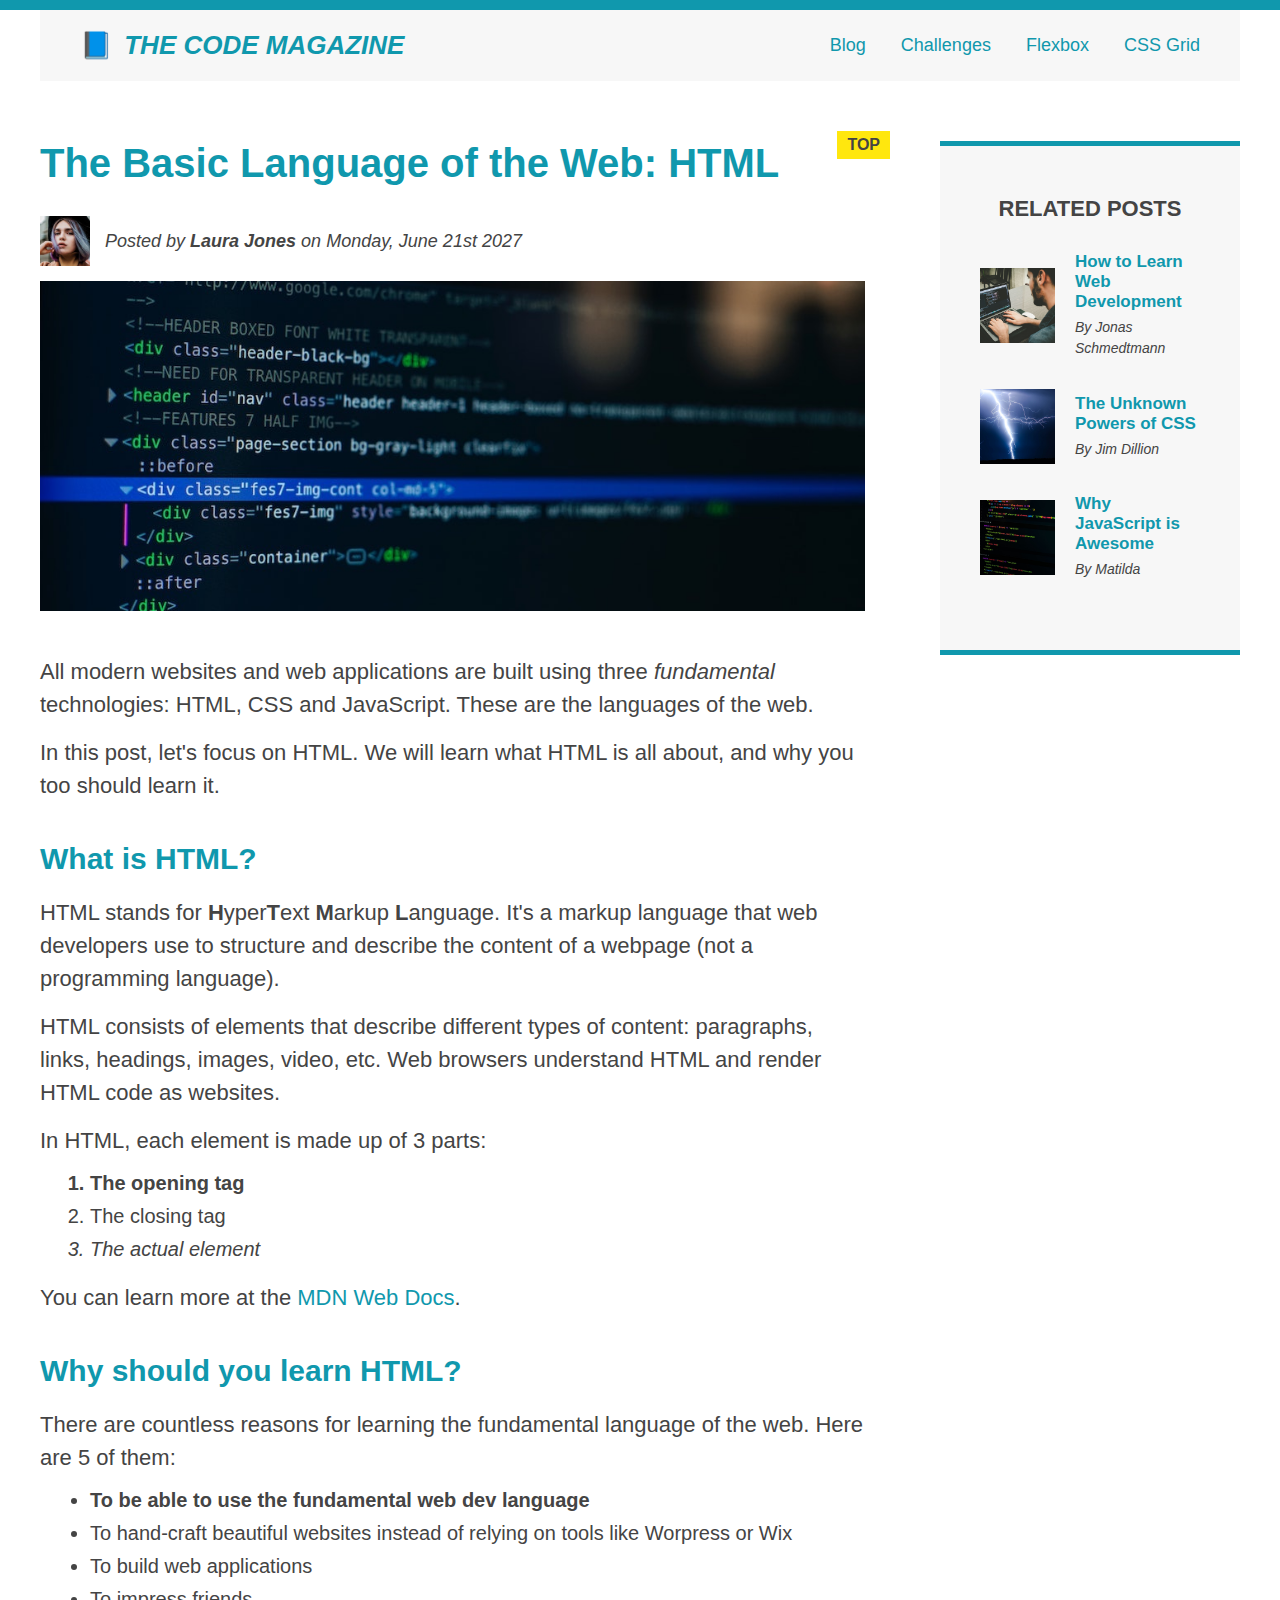
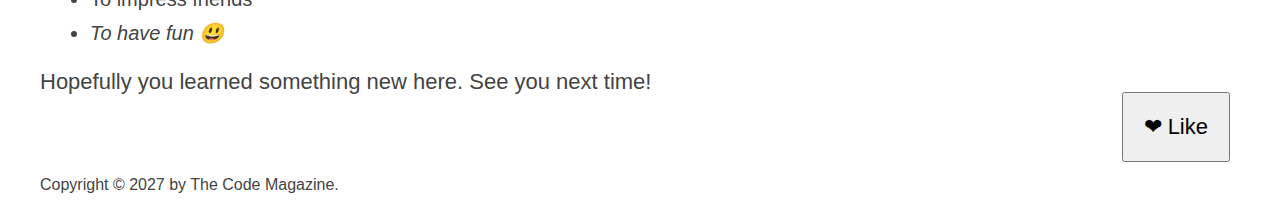
<file: 1-HTML-CSS-Project-Fundamentals/index.html>
<!DOCTYPE html>
<html lang="en">
  <head>
    <meta charset="UTF-8" />
    <link href="style.css" rel="stylesheet" />
    <title>The Basic Language of the Web: HTML</title>
  </head>
  <body>
    <!--  
    <h1>The Basic Language of the Web: HTML</h1>
    <h2>The Basic Language of the Web: HTML</h2>
    <h3>The Basic Language of the Web: HTML</h3>
    <h4>The Basic Language of the Web: HTML</h4>
    <h5>The Basic Language of the Web: HTML</h5>
    <h6>The Basic Language of the Web: HTML</h6> 
    -->

    <div class="container">
      <header class="main-header clearfix">
        <h1>📘 The Code Magazine</h1>
        <nav>
          <!-- <strong>This is navigation page</strong> -->
          <a href="blog.html">Blog</a>
          <a href="#">Challenges</a>
          <a href="flexbox.html">Flexbox</a>
          <a href="css-grid.html">CSS Grid</a>
        </nav>
        <!-- <div class="clear"></div> -->
      </header>

      <!-- ONLY NECESSARY FOR FLEXBOX -->
      <!-- <div class="row"> -->
      <article>
        <header class="post-header">
          <h2>The Basic Language of the Web: HTML</h2>
          <div class="author-box">
            <img
              src="img/laura-jones.jpg"
              alt="Laura Jones picture"
              width="50"
              height="50"
              class="author-img"
            />

            <p id="author" class="author">
              Posted by <strong>Laura Jones</strong> on Monday, June 21st 2027
            </p>
          </div>

          <img
            src="img/post-img.jpg"
            alt="HTML code on a screen"
            width="500"
            height="200"
            class="post-img"
          />
          <button>❤ Like</button>
        </header>
        <p>
          All modern websites and web applications are built using three
          <em>fundamental</em>
          technologies: HTML, CSS and JavaScript. These are the languages of the
          web.
        </p>

        <p>
          In this post, let's focus on HTML. We will learn what HTML is all
          about, and why you too should learn it.
        </p>

        <h3>What is HTML?</h3>

        <p>
          HTML stands for <strong>H</strong>yper<strong>T</strong>ext
          <strong>M</strong>arkup <strong>L</strong>anguage. It's a markup
          language that web developers use to structure and describe the content
          of a webpage (not a programming language).
        </p>

        <p>
          HTML consists of elements that describe different types of content:
          paragraphs, links, headings, images, video, etc. Web browsers
          understand HTML and render HTML code as websites.
        </p>

        <p>In HTML, each element is made up of 3 parts:</p>

        <ol>
          <li class="first-li">The opening tag</li>
          <li>The closing tag</li>
          <li>The actual element</li>
        </ol>
        <p>
          You can learn more at the
          <a
            href="https://developer.mozilla.org/en-US/docs/Web/HTML"
            target="_blank"
            >MDN Web Docs</a
          >.
        </p>

        <h3>Why should you learn HTML?</h3>

        <p>
          There are countless reasons for learning the fundamental language of
          the web. Here are 5 of them:
        </p>

        <ul>
          <li class="first-li">
            To be able to use the fundamental web dev language
          </li>
          <li>
            To hand-craft beautiful websites instead of relying on tools like
            Worpress or Wix
          </li>
          <li>To build web applications</li>
          <li>To impress friends</li>
          <li>To have fun 😃</li>
        </ul>
        <p>Hopefully you learned something new here. See you next time!</p>
      </article>

      <aside>
        <h4>Related posts</h4>
        <ul class="related">
          <li class="related-post">
            <img
              src="img/related-1.jpg"
              alt="How to learn web development image"
              width="75"
              height="75"
            />
            <div>
              <a href="#" class="related-link">How to Learn Web Development</a>
              <p class="related-author">By Jonas Schmedtmann</p>
            </div>
          </li>
          <li class="related-post">
            <img
              src="img/related-2.jpg"
              alt="Related two picture"
              width="75"
              height="75"
            />
            <div>
              <a href="#" class="related-link">The Unknown Powers of CSS</a>
              <p class="related-author">By Jim Dillion</p>
            </div>
          </li>
          <li class="related-post">
            <img
              src="img/related-3.jpg"
              alt="Why JavaScript is Awesome picture"
              width="75"
              height="75"
            />
            <div>
              <a href="#" class="related-link">Why JavaScript is Awesome</a>
              <p class="related-author">By Matilda</p>
            </div>
          </li>
        </ul>
      </aside>
      <!-- </div> -->

      <footer>
        <p id="copyright" class="copyright text">
          Copyright &copy; 2027 by The Code Magazine.
        </p>
      </footer>
    </div>
  </body>
</html>
</file>
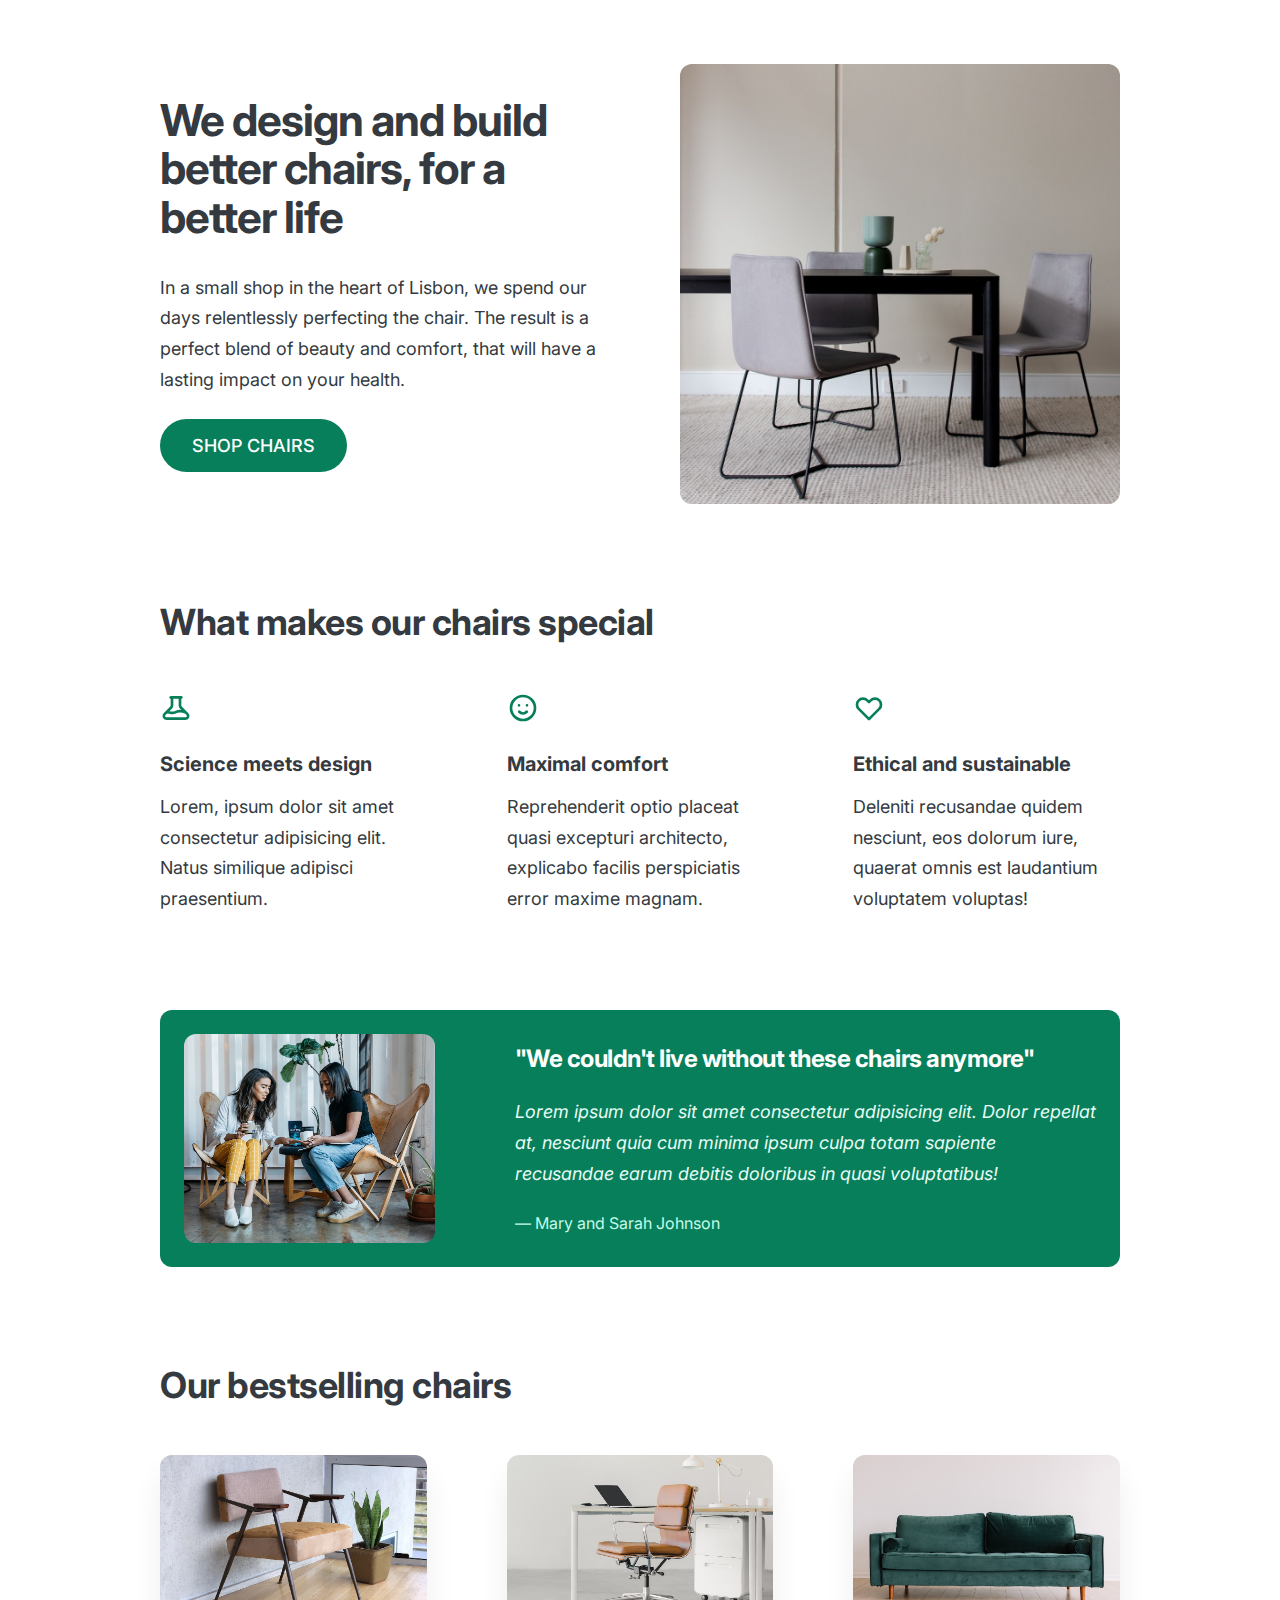
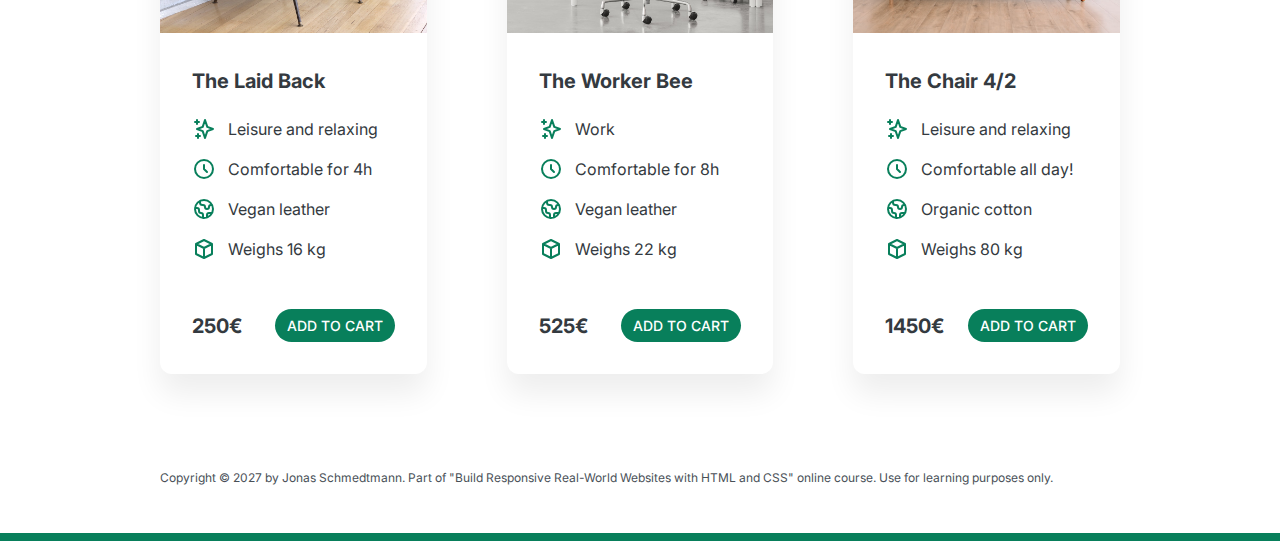
<file: 2-Design/index.html>
<!DOCTYPE html>
<html lang="en">
  <head>
    <meta charset="UTF-8" />
    <meta http-equiv="X-UA-Compatible" content="IE=edge" />
    <meta name="viewport" content="width=device-width, initial-scale=1.0" />
    <link rel="preconnect" href="https://fonts.googleapis.com" />
    <link rel="preconnect" href="https://fonts.gstatic.com" crossorigin />
    <link
      href="https://fonts.googleapis.com/css2?family=Inter:wght@400;500;700&display=swap"
      rel="stylesheet"
    />

    <link rel="stylesheet" href="style.css" />
    <title>Lisbon Chair Shop</title>
  </head>
  <body>
    <div class="container">
      <header>
        <div class="header-text-box">
          <h1>We design and build better chairs, for a better life</h1>
          <p class="header-text">
            In a small shop in the heart of Lisbon, we spend our days
            relentlessly perfecting the chair. The result is a perfect blend of
            beauty and comfort, that will have a lasting impact on your health.
          </p>
          <a class="btn btn--big" href="#">Shop chairs</a>
        </div>
        <img src="hero.jpg" alt="Photo" />
      </header>

      <section>
        <h2>What makes our chairs special</h2>
        <div class="grid-3-cols">
          <div>
            <svg
              xmlns="http://www.w3.org/2000/svg"
              class="features-icon"
              fill="none"
              viewBox="0 0 24 24"
              stroke="currentColor"
            >
              <path
                stroke-linecap="round"
                stroke-linejoin="round"
                stroke-width="2"
                d="M19.428 15.428a2 2 0 00-1.022-.547l-2.387-.477a6 6 0 00-3.86.517l-.318.158a6 6 0 01-3.86.517L6.05 15.21a2 2 0 00-1.806.547M8 4h8l-1 1v5.172a2 2 0 00.586 1.414l5 5c1.26 1.26.367 3.414-1.415 3.414H4.828c-1.782 0-2.674-2.154-1.414-3.414l5-5A2 2 0 009 10.172V5L8 4z"
              />
            </svg>
            <p class="features-title"><strong>Science meets design</strong></p>
            <p class="features-text">
              Lorem, ipsum dolor sit amet consectetur adipisicing elit. Natus
              similique adipisci praesentium.
            </p>
          </div>

          <div>
            <svg
              xmlns="http://www.w3.org/2000/svg"
              class="features-icon"
              fill="none"
              viewBox="0 0 24 24"
              stroke="currentColor"
            >
              <path
                stroke-linecap="round"
                stroke-linejoin="round"
                stroke-width="2"
                d="M14.828 14.828a4 4 0 01-5.656 0M9 10h.01M15 10h.01M21 12a9 9 0 11-18 0 9 9 0 0118 0z"
              />
            </svg>
            <p class="features-title">
              <strong>Maximal comfort</strong>
            </p>
            <p class="features-text">
              Reprehenderit optio placeat quasi excepturi architecto, explicabo
              facilis perspiciatis error maxime magnam.
            </p>
          </div>

          <div>
            <svg
              xmlns="http://www.w3.org/2000/svg"
              class="features-icon"
              fill="none"
              viewBox="0 0 24 24"
              stroke="currentColor"
            >
              <path
                stroke-linecap="round"
                stroke-linejoin="round"
                stroke-width="2"
                d="M4.318 6.318a4.5 4.5 0 000 6.364L12 20.364l7.682-7.682a4.5 4.5 0 00-6.364-6.364L12 7.636l-1.318-1.318a4.5 4.5 0 00-6.364 0z"
              />
            </svg>
            <p class="features-title">
              <strong>Ethical and sustainable</strong>
            </p>
            <p class="features-text">
              Deleniti recusandae quidem nesciunt, eos dolorum iure, quaerat
              omnis est laudantium voluptatem voluptas!
            </p>
          </div>
        </div>
      </section>

      <section class="testimonial-section">
        <div class="grid-3-cols">
          <img src="customers.jpg" alt="People sitting on chairs" />
          <div class="testimonial-box">
            <h2>"We couldn't live without these chairs anymore"</h2>
            <blockquote class="testimonial-text">
              Lorem ipsum dolor sit amet consectetur adipisicing elit. Dolor
              repellat at, nesciunt quia cum minima ipsum culpa totam sapiente
              recusandae earum debitis doloribus in quasi voluptatibus!
            </blockquote>
            <p class="testimonial-author">&mdash; Mary and Sarah Johnson</p>
          </div>
        </div>
      </section>

      <section>
        <h2>Our bestselling chairs</h2>
        <div class="grid-3-cols">
          <figure class="chair">
            <img src="chair-1.jpg" alt="Chair" />
            <div class="chair-box">
              <h3>The Laid Back</h3>
              <ul class="chair-details">
                <li>
                  <svg
                    xmlns="http://www.w3.org/2000/svg"
                    class="chair-icon"
                    fill="none"
                    viewBox="0 0 24 24"
                    stroke="currentColor"
                  >
                    <path
                      stroke-linecap="round"
                      stroke-linejoin="round"
                      stroke-width="2"
                      d="M5 3v4M3 5h4M6 17v4m-2-2h4m5-16l2.286 6.857L21 12l-5.714 2.143L13 21l-2.286-6.857L5 12l5.714-2.143L13 3z"
                    />
                  </svg>
                  <!-- Span is a generic INLINE text element, it doesn't have any meaning. It's like a div element, but inline -->
                  <span>Leisure and relaxing</span>
                </li>
                <li>
                  <svg
                    xmlns="http://www.w3.org/2000/svg"
                    class="chair-icon"
                    fill="none"
                    viewBox="0 0 24 24"
                    stroke="currentColor"
                  >
                    <path
                      stroke-linecap="round"
                      stroke-linejoin="round"
                      stroke-width="2"
                      d="M12 8v4l3 3m6-3a9 9 0 11-18 0 9 9 0 0118 0z"
                    />
                  </svg>
                  <span>Comfortable for 4h</span>
                </li>
                <li>
                  <svg
                    xmlns="http://www.w3.org/2000/svg"
                    class="chair-icon"
                    fill="none"
                    viewBox="0 0 24 24"
                    stroke="currentColor"
                  >
                    <path
                      stroke-linecap="round"
                      stroke-linejoin="round"
                      stroke-width="2"
                      d="M3.055 11H5a2 2 0 012 2v1a2 2 0 002 2 2 2 0 012 2v2.945M8 3.935V5.5A2.5 2.5 0 0010.5 8h.5a2 2 0 012 2 2 2 0 104 0 2 2 0 012-2h1.064M15 20.488V18a2 2 0 012-2h3.064M21 12a9 9 0 11-18 0 9 9 0 0118 0z"
                    />
                  </svg>
                  <span>Vegan leather</span>
                </li>

                <li>
                  <svg
                    xmlns="http://www.w3.org/2000/svg"
                    class="chair-icon"
                    fill="none"
                    viewBox="0 0 24 24"
                    stroke="currentColor"
                  >
                    <path
                      stroke-linecap="round"
                      stroke-linejoin="round"
                      stroke-width="2"
                      d="M20 7l-8-4-8 4m16 0l-8 4m8-4v10l-8 4m0-10L4 7m8 4v10M4 7v10l8 4"
                    />
                  </svg>
                  <span>Weighs 16 kg</span>
                </li>
              </ul>
              <div class="chair-price">
                <strong>250€</strong>
                <a href="#" class="btn btn--small">Add to cart</a>
              </div>
            </div>
          </figure>

          <figure class="chair">
            <img src="chair-2.jpg" alt="Chair" />
            <div class="chair-box">
              <h3>The Worker Bee</h3>
              <ul class="chair-details">
                <li>
                  <svg
                    xmlns="http://www.w3.org/2000/svg"
                    class="chair-icon"
                    fill="none"
                    viewBox="0 0 24 24"
                    stroke="currentColor"
                  >
                    <path
                      stroke-linecap="round"
                      stroke-linejoin="round"
                      stroke-width="2"
                      d="M5 3v4M3 5h4M6 17v4m-2-2h4m5-16l2.286 6.857L21 12l-5.714 2.143L13 21l-2.286-6.857L5 12l5.714-2.143L13 3z"
                    />
                  </svg>
                  <span>Work</span>
                </li>
                <li>
                  <svg
                    xmlns="http://www.w3.org/2000/svg"
                    class="chair-icon"
                    fill="none"
                    viewBox="0 0 24 24"
                    stroke="currentColor"
                  >
                    <path
                      stroke-linecap="round"
                      stroke-linejoin="round"
                      stroke-width="2"
                      d="M12 8v4l3 3m6-3a9 9 0 11-18 0 9 9 0 0118 0z"
                    />
                  </svg>
                  <span>Comfortable for 8h</span>
                </li>
                <li>
                  <svg
                    xmlns="http://www.w3.org/2000/svg"
                    class="chair-icon"
                    fill="none"
                    viewBox="0 0 24 24"
                    stroke="currentColor"
                  >
                    <path
                      stroke-linecap="round"
                      stroke-linejoin="round"
                      stroke-width="2"
                      d="M3.055 11H5a2 2 0 012 2v1a2 2 0 002 2 2 2 0 012 2v2.945M8 3.935V5.5A2.5 2.5 0 0010.5 8h.5a2 2 0 012 2 2 2 0 104 0 2 2 0 012-2h1.064M15 20.488V18a2 2 0 012-2h3.064M21 12a9 9 0 11-18 0 9 9 0 0118 0z"
                    />
                  </svg>
                  <span>Vegan leather</span>
                </li>
                <li>
                  <svg
                    xmlns="http://www.w3.org/2000/svg"
                    class="chair-icon"
                    fill="none"
                    viewBox="0 0 24 24"
                    stroke="currentColor"
                  >
                    <path
                      stroke-linecap="round"
                      stroke-linejoin="round"
                      stroke-width="2"
                      d="M20 7l-8-4-8 4m16 0l-8 4m8-4v10l-8 4m0-10L4 7m8 4v10M4 7v10l8 4"
                    />
                  </svg>
                  <span>Weighs 22 kg</span>
                </li>
              </ul>
              <div class="chair-price">
                <strong>525€</strong>
                <a href="#" class="btn btn--small">Add to cart</a>
              </div>
            </div>
          </figure>

          <figure class="chair">
            <img src="chair-3.jpg" alt="Chair" />
            <div class="chair-box">
              <h3>The Chair 4/2</h3>
              <ul class="chair-details">
                <li>
                  <svg
                    xmlns="http://www.w3.org/2000/svg"
                    class="chair-icon"
                    fill="none"
                    viewBox="0 0 24 24"
                    stroke="currentColor"
                  >
                    <path
                      stroke-linecap="round"
                      stroke-linejoin="round"
                      stroke-width="2"
                      d="M5 3v4M3 5h4M6 17v4m-2-2h4m5-16l2.286 6.857L21 12l-5.714 2.143L13 21l-2.286-6.857L5 12l5.714-2.143L13 3z"
                    />
                  </svg>
                  <span>Leisure and relaxing</span>
                </li>
                <li>
                  <svg
                    xmlns="http://www.w3.org/2000/svg"
                    class="chair-icon"
                    fill="none"
                    viewBox="0 0 24 24"
                    stroke="currentColor"
                  >
                    <path
                      stroke-linecap="round"
                      stroke-linejoin="round"
                      stroke-width="2"
                      d="M12 8v4l3 3m6-3a9 9 0 11-18 0 9 9 0 0118 0z"
                    />
                  </svg>
                  <span>Comfortable all day!</span>
                </li>
                <li>
                  <svg
                    xmlns="http://www.w3.org/2000/svg"
                    class="chair-icon"
                    fill="none"
                    viewBox="0 0 24 24"
                    stroke="currentColor"
                  >
                    <path
                      stroke-linecap="round"
                      stroke-linejoin="round"
                      stroke-width="2"
                      d="M3.055 11H5a2 2 0 012 2v1a2 2 0 002 2 2 2 0 012 2v2.945M8 3.935V5.5A2.5 2.5 0 0010.5 8h.5a2 2 0 012 2 2 2 0 104 0 2 2 0 012-2h1.064M15 20.488V18a2 2 0 012-2h3.064M21 12a9 9 0 11-18 0 9 9 0 0118 0z"
                    />
                  </svg>
                  <span>Organic cotton</span>
                </li>
                <li>
                  <svg
                    xmlns="http://www.w3.org/2000/svg"
                    class="chair-icon"
                    fill="none"
                    viewBox="0 0 24 24"
                    stroke="currentColor"
                  >
                    <path
                      stroke-linecap="round"
                      stroke-linejoin="round"
                      stroke-width="2"
                      d="M20 7l-8-4-8 4m16 0l-8 4m8-4v10l-8 4m0-10L4 7m8 4v10M4 7v10l8 4"
                    />
                  </svg>
                  <span>Weighs 80 kg</span>
                </li>
              </ul>
              <div class="chair-price">
                <strong>1450€</strong>
                <a href="#" class="btn btn--small">Add to cart</a>
              </div>
            </div>
          </figure>
        </div>
      </section>

      <footer>
        Copyright &copy; 2027 by Jonas Schmedtmann. Part of "Build Responsive
        Real-World Websites with HTML and CSS" online course. Use for learning
        purposes only.
      </footer>
    </div>
  </body>
</html>
</file>
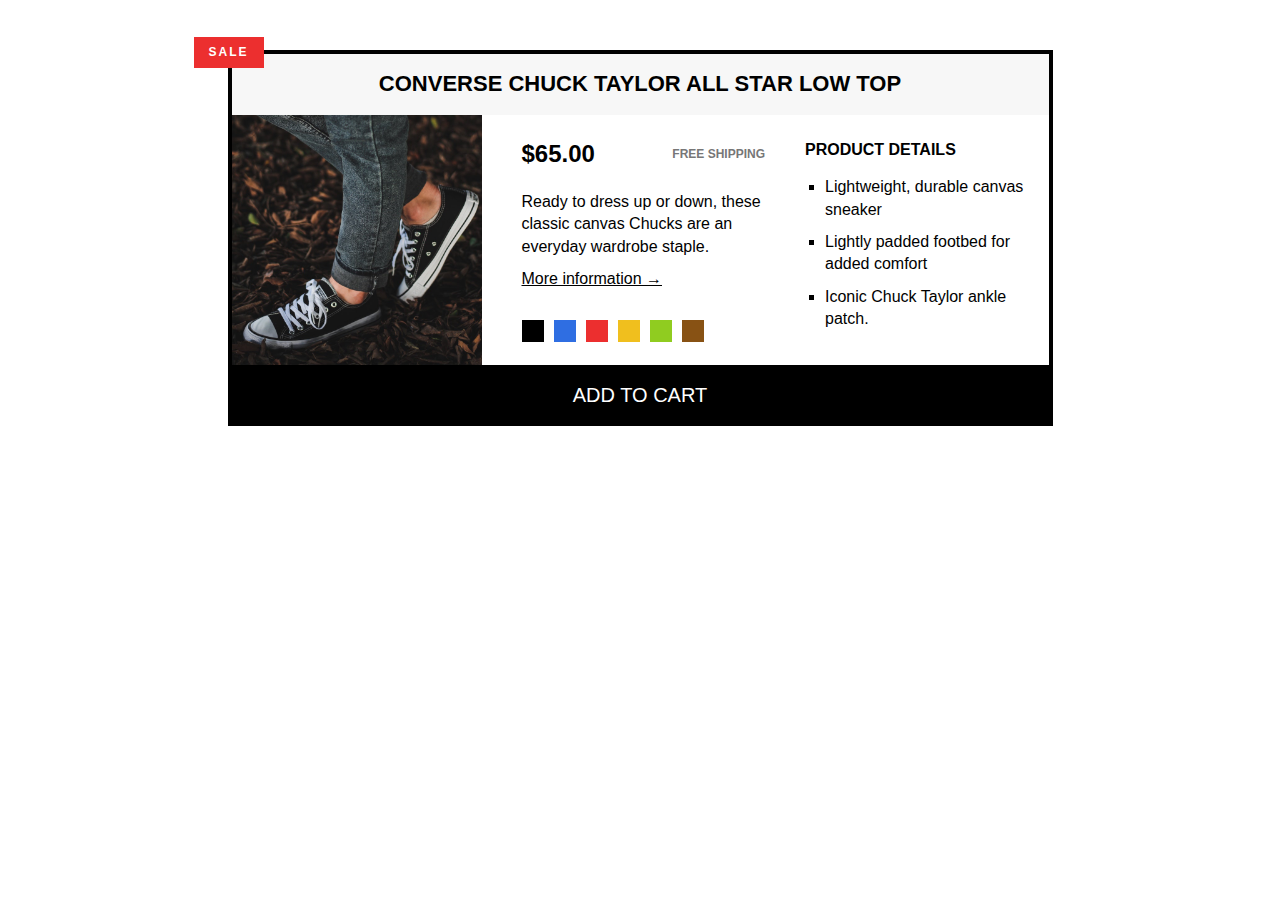
<file: 1-HTML-CSS-Project-Fundamentals/html-css-challenge/index.html>
<!DOCTYPE html>
<html lang="en">
  <head>
    <meta charset="UTF-8" />
    <meta http-equiv="X-UA-Compatible" content="IE=edge" />
    <meta name="viewport" content="width=device-width,  initial-scale=1.0" />
    <link rel="stylesheet" href="style/style.css" />
    <title>Document</title>
  </head>
  <body>
    <article class="product">
      <h2 class="product-title">Converse Chuck Taylor All Star Low Top</h2>
      <!-- <div class="container"> -->
      <img
        src="img/challenges.jpg"
        alt="Chuck Taylor All Star Shoe"
        height="250"
        width="250"
        class="product-img"
      />
      <div class="product-info">
        <div class="product-price">
          <p class="price"><strong>$65.00</strong></p>
          <p class="shipping">Free shipping</p>
        </div>
        <p class="sale">Sale</p>

        <p class="product-description">
          Ready to dress up or down, these classic canvas Chucks are an everyday
          wardrobe staple.
        </p>
        <a href="https://converse.com" target="_blank" class="more-info"
          >More information &rarr;</a
        >

        <div class="product-colors">
          <div class="color"></div>
          <div class="color color-blue"></div>
          <div class="color color-red"></div>
          <div class="color color-yellow"></div>
          <div class="color color-green"></div>
          <div class="color color-brown"></div>
        </div>
      </div>

      <div class="product-details">
        <h3 class="details-title">Product details</h3>
        <ul class="details-list">
          <li>Lightweight, durable canvas sneaker</li>
          <li>Lightly padded footbed for added comfort</li>
          <li>Iconic Chuck Taylor ankle patch.</li>
        </ul>
      </div>
      <!-- </div> -->
      <button class="add-cart">Add to cart</button>
    </article>
  </body>
</html>
</file>
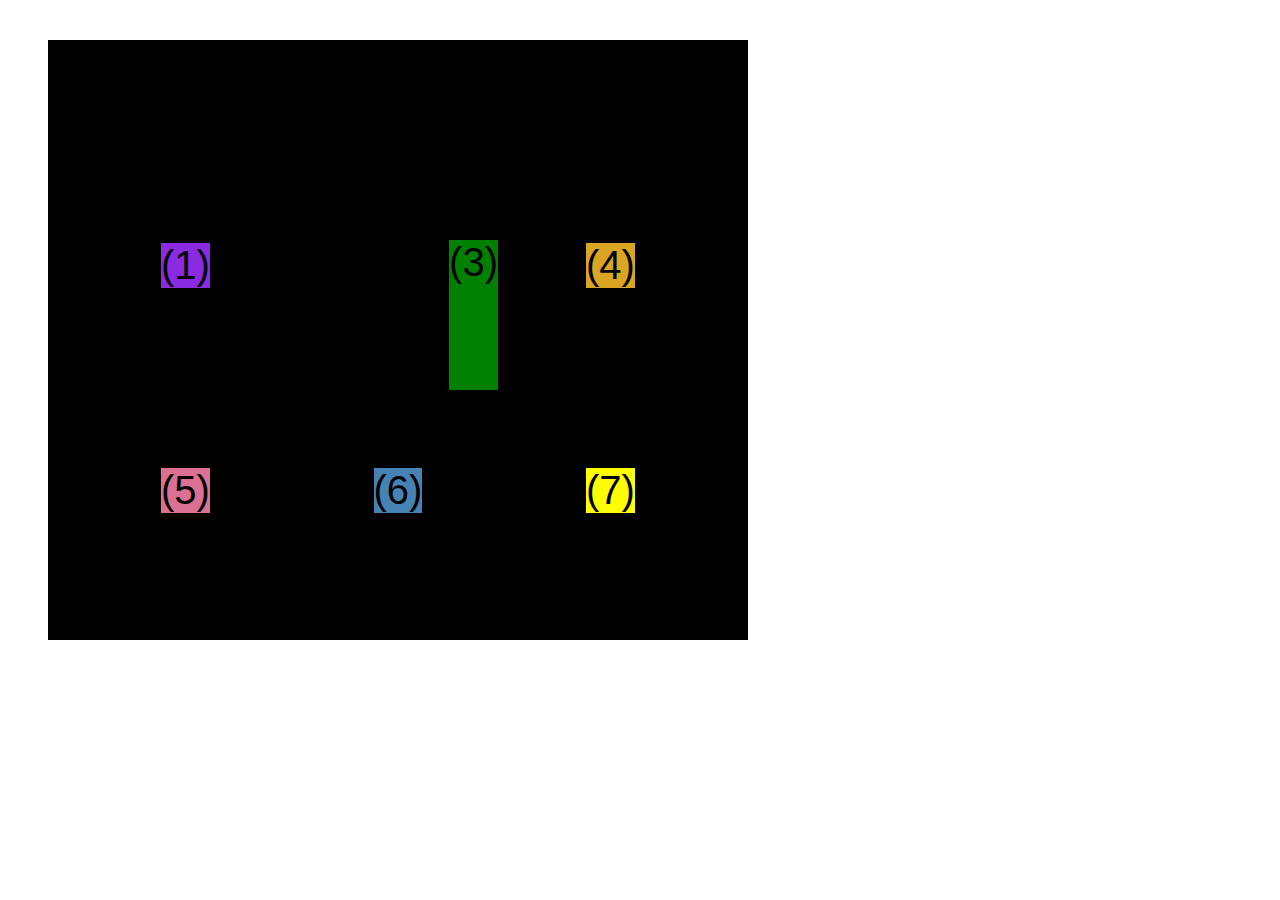
<file: 1-HTML-CSS-Project-Fundamentals/css-grid.html>
<!DOCTYPE html>
<html lang="en">
  <head>
    <meta charset="UTF-8" />
    <meta http-equiv="X-UA-Compatible" content="IE=edge" />
    <meta name="viewport" content="width=device-width, initial-scale=1.0" />
    <title>CSS Grid</title>
    <style>
      .el--1 {
        background-color: blueviolet;
      }
      .el--2 {
        background-color: orangered;
      }
      .el--3 {
        background-color: green;
        height: 150px;
      }
      .el--4 {
        background-color: goldenrod;
      }
      .el--5 {
        background-color: palevioletred;
      }
      .el--6 {
        background-color: steelblue;
      }
      .el--7 {
        background-color: yellow;
      }
      .el--8 {
        background-color: crimson;
      }

      .container--1 {
        /* STARTER */
        font-family: sans-serif;
        background-color: #ddd;
        font-size: 30px;
        margin: 40px;

        /* CSS GRID */
        display: grid;
        /* grid-template-columns: 200px 200px 1fr 1fr; */
        /* grid-template-rows: 300px 200px; */
        /* grid-template-columns: 1fr 1fr 1fr auto; */

        grid-template-columns: repeat(4, 1fr);
        grid-template-rows: 1fr 1fr;
        /* height: 500px; */

        /* grid-gap: 30px; */
        column-gap: 20px;
        row-gap: 40px;

        /* TEMPORARY */
        display: none;
      }

      .el--8 {
        grid-column: 2 / 3;
        grid-row: 1 / span 3;
        grid-row: 1 / 2;
      }

      .el--2 {
        /* grid-column: 1 / 4 */
        /* grid-column: 1 / span 4; */
        grid-column: 1 / -1;
        grid-row: 2;
      }

      .el--5 {
        /* grid-column: 1 / 2;
        grid-row: 3 / 5; */
      }

      .el--6 {
        /* grid-column: 2 / -1;
        grid-row: 3 / 5; */
      }

      .container--2 {
        /* STARTER */
        font-family: sans-serif;
        background-color: black;
        font-size: 40px;
        margin: 40px;

        width: 700px;
        height: 600px;

        /* CSS GRID */
        display: grid;
        grid-template-columns: 125px 200px 125px;
        grid-template-rows: 250px 100px;
        gap: 50px;

        /* Aligning tracks inside container: distribute empty space */
        justify-content: center;
        /* justify-content: space-between; */
        align-content: center;

        /* Aligning items INSIDE cells moving around items inside cells. */
        align-items: center;
        justify-items: center;
      }

      .el--3 {
        align-self: end;
        justify-self: end;
      }
    </style>
  </head>
  <body>
    <div class="container--1">
      <div class="el el--1">(1) HTML</div>
      <div class="el el--2">(2) and</div>
      <div class="el el--3">(3) CSS</div>
      <div class="el el--4">(4) are</div>
      <div class="el el--5">(5) amazing</div>
      <div class="el el--6">(6) languages</div>
      <!-- <div class="el el--7">(7) to</div> -->
      <div class="el el--8">(8) learn</div>
    </div>

    <div class="container--2">
      <div class="el el--1">(1)</div>
      <div class="el el--3">(3)</div>
      <div class="el el--4">(4)</div>
      <div class="el el--5">(5)</div>
      <div class="el el--6">(6)</div>
      <div class="el el--7">(7)</div>
    </div>
  </body>
</html>
</file>
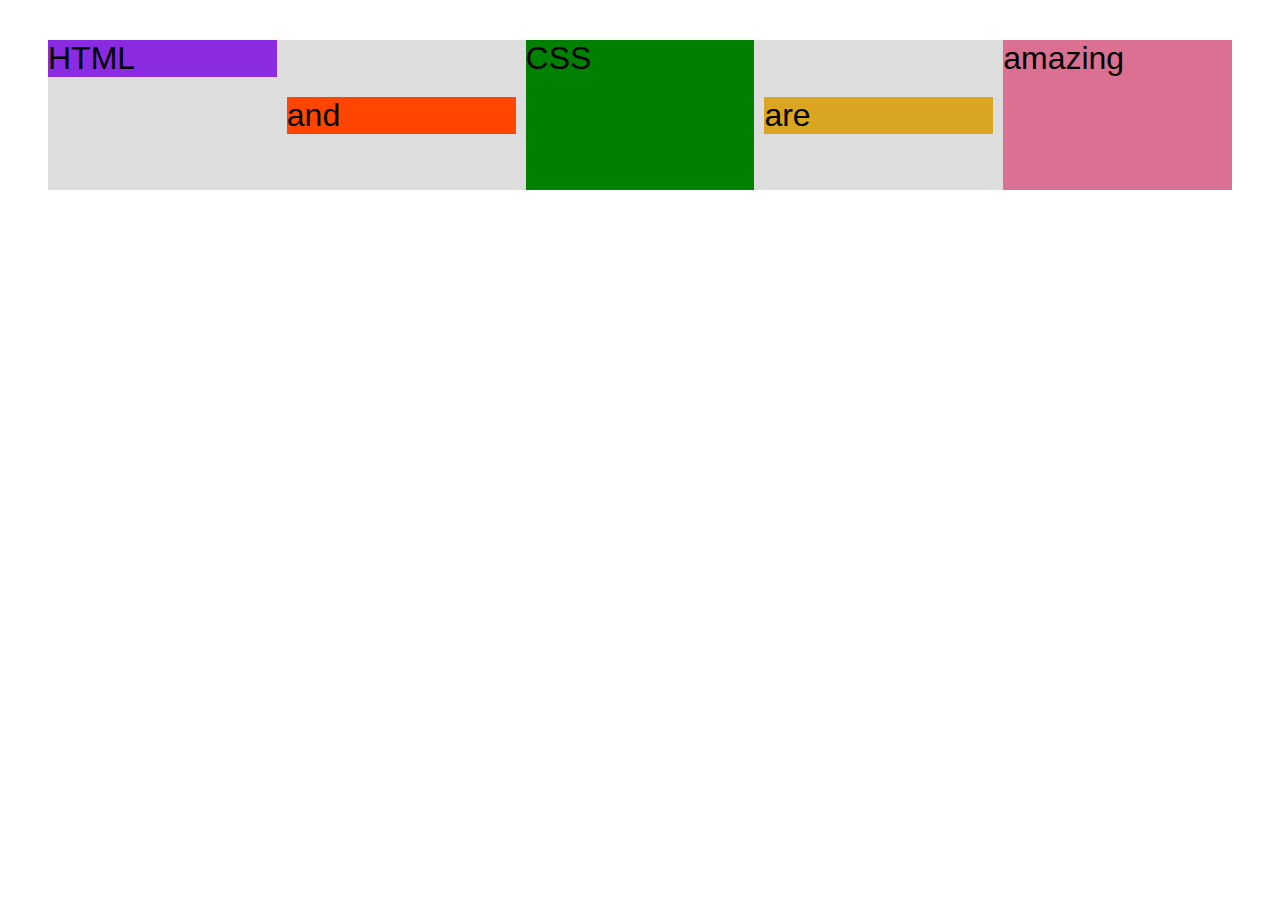
<file: 1-HTML-CSS-Project-Fundamentals/flexbox.html>
<!DOCTYPE html>
<html lang="en">
  <head>
    <meta charset="UTF-8" />
    <meta http-equiv="X-UA-Compatible" content="IE=edge" />
    <meta name="viewport" content="width=device-width, initial-scale=1.0" />
    <title>Flexbox</title>
    <style>
      .el--1 {
        background-color: blueviolet;
      }
      .el--2 {
        background-color: orangered;
      }
      .el--3 {
        background-color: green;
        height: 150px;
      }
      .el--4 {
        background-color: goldenrod;
      }
      .el--5 {
        background-color: palevioletred;
      }
      .el--6 {
        background-color: steelblue;
      }
      .el--7 {
        background-color: yellow;
      }
      .el--8 {
        background-color: crimson;
      }

      .container {
        /* STARTER */
        font-family: sans-serif;
        background-color: #ddd;
        font-size: 32px;
        margin: 40px;

        /* FLEXBOX */
        display: flex;
        align-items: center;
        justify-content: flex-start;
        gap: 10px;
      }

      .el {
        /*
        DEFAULTS:
        flex-grow: 0;
        flex-shrink: 1;
        flex-basis: auto;
        */

        /* flex-basis: 200px; */
        /* flex-shrink: 0; */
        /* flex: 0 0 200px; */

        /* flex-grow: 1; */
        flex: 1;
      }

      .el--1 {
        align-self: flex-start;
        /* order: 2; */
        /* flex-grow: 3; */
      }

      .el--5 {
        align-self: stretch;
        order: 1;
      }

      .el--6 {
        order: -1;
      }
    </style>
  </head>
  <body>
    <div class="container">
      <div class="el el--1">HTML</div>
      <div class="el el--2">and</div>
      <div class="el el--3">CSS</div>
      <div class="el el--4">are</div>
      <div class="el el--5">amazing</div>
      <!-- <div class="el el--6">languages</div> -->
      <!-- <div class="el el--7">to</div>
      <div class="el el--8">learn</div> -->
    </div>
  </body>
</html>
</file>
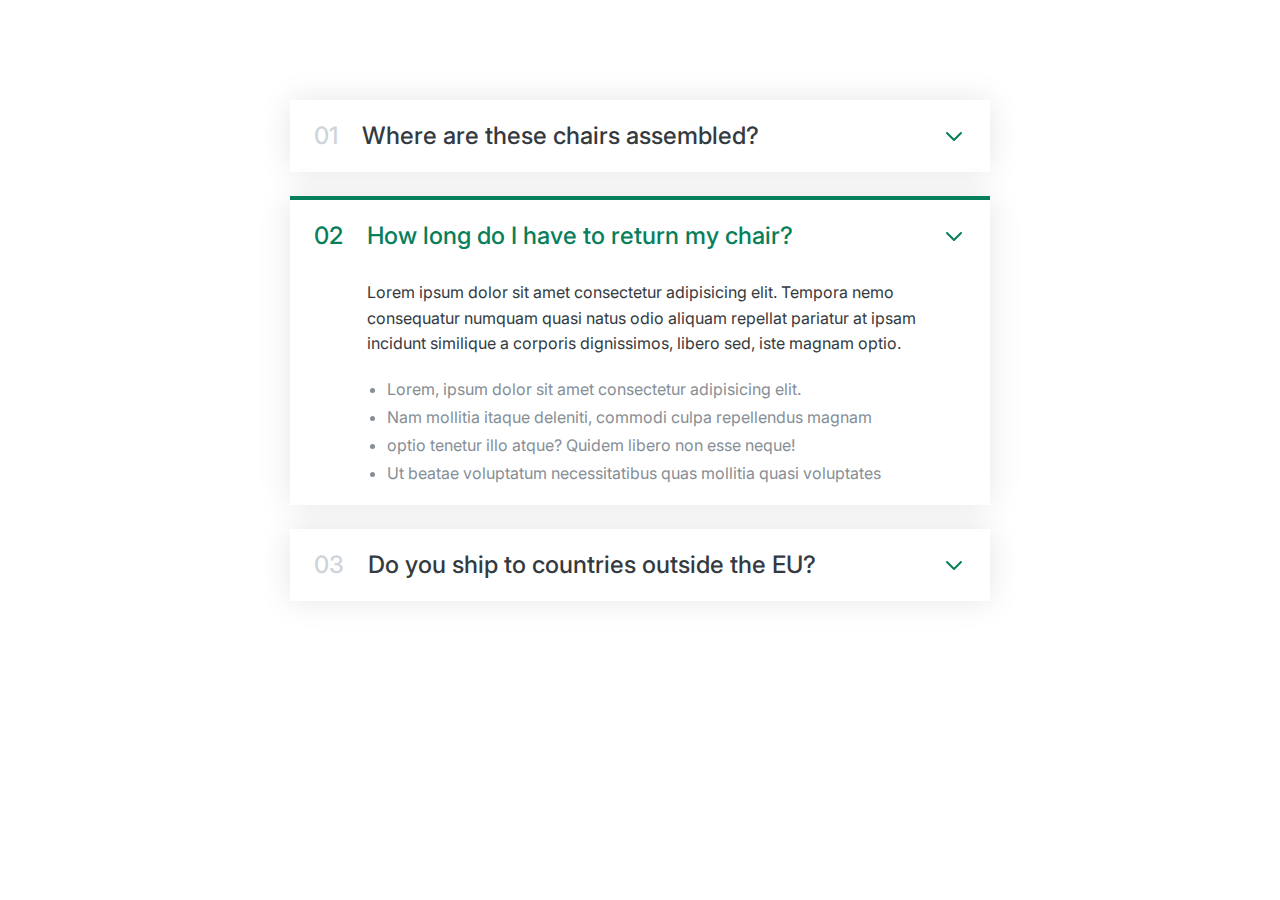
<file: 3-Components/01-accordion.html>
<!DOCTYPE html>
<html lang="en">
  <head>
    <meta charset="UTF-8" />
    <meta http-equiv="X-UA-Compatible" content="IE=edge" />
    <meta name="viewport" content="width=device-width, initial-scale=1.0" />
    <link
      href="https://fonts.googleapis.com/css2?family=Inter:wght@400;500;700&display=swap"
      rel="stylesheet"
    />

    <title>Document</title>
    <style>
      /*
      SPACING SYSTEM (px)
      2 / 4 / 8 / 12 / 16 / 24 / 32 / 48 / 64 / 80 / 96 / 128

      FONT SIZE SYSTEM (px)
      10 / 12 / 14 / 16 / 18 / 20 / 24 / 30 / 36 / 44 / 52 / 62 / 74 / 86 / 98
      */

      /*
      MAIN COLOR: #087f5b
      GREY COLOR: #343a40

      */
      * {
        margin: 0;
        padding: 0;
        box-sizing: border-box;
      }

      /* ------------------------ */
      /* GENERAL STYLES */
      /* ------------------------ */
      body {
        font-family: "Inter", sans-serif;
        color: #343a40;
        line-height: 1;
      }

      .accordion {
        width: 700px;
        margin: 100px auto;

        display: flex;
        flex-direction: column;
        gap: 24px;
      }

      .item {
        box-shadow: 0 0 32px rgba(0, 0, 0, 0.1);
        padding: 24px;

        display: grid;
        grid-template-columns: auto 1fr auto;
        column-gap: 24px;
        row-gap: 32px;
      }

      .number,
      .text {
        font-size: 24px;
        font-weight: 500;
        /* color: #087f5b; */
      }

      .number {
        color: #ced4da;
      }

      .icon {
        width: 24px;
        height: 24px;
        stroke: #087f5b;
      }

      .hidden-box {
        grid-column: 2;
        display: none;
      }

      .hidden-box p {
        line-height: 1.6;
        margin-bottom: 24px;
      }

      .hidden-box ul {
        color: #868e96;
        margin-left: 20px;

        display: flex;
        flex-direction: column;
        gap: 12px;
      }

      .open {
        border-top: 4px solid #087f5b;
      }

      .open .hidden-box {
        display: block;
      }

      .open .number,
      .open .text {
        color: #087f5b;
      }
    </style>
  </head>
  <body>
    <div class="accordion">
      <div class="item">
        <p class="number">01</p>
        <p class="text">Where are these chairs assembled?</p>
        <svg
          xmlns="http://www.w3.org/2000/svg"
          class="icon"
          fill="none"
          viewBox="0 0 24 24"
          stroke="currentColor"
        >
          <path
            stroke-linecap="round"
            stroke-linejoin="round"
            stroke-width="2"
            d="M19 9l-7 7-7-7"
          />
        </svg>
        <div class="hidden-box">
          <p>
            Lorem ipsum dolor sit amet consectetur adipisicing elit. Tempora
            nemo consequatur numquam quasi natus odio aliquam repellat pariatur
            at ipsam incidunt similique a corporis dignissimos, libero sed, iste
            magnam optio.
          </p>
          <ul>
            <li>Lorem, ipsum dolor sit amet consectetur adipisicing elit.</li>
            <li>
              Nam mollitia itaque deleniti, commodi culpa repellendus magnam
            </li>
            <li>optio tenetur illo atque? Quidem libero non esse neque!</li>
            <li>
              Ut beatae voluptatum necessitatibus quas mollitia quasi voluptates
            </li>
          </ul>
        </div>
      </div>
      <div class="item open">
        <p class="number">02</p>
        <p class="text">How long do I have to return my chair?</p>
        <svg
          xmlns="http://www.w3.org/2000/svg"
          class="icon"
          fill="none"
          viewBox="0 0 24 24"
          stroke="currentColor"
        >
          <path
            stroke-linecap="round"
            stroke-linejoin="round"
            stroke-width="2"
            d="M19 9l-7 7-7-7"
          />
        </svg>
        <div class="hidden-box">
          <p>
            Lorem ipsum dolor sit amet consectetur adipisicing elit. Tempora
            nemo consequatur numquam quasi natus odio aliquam repellat pariatur
            at ipsam incidunt similique a corporis dignissimos, libero sed, iste
            magnam optio.
          </p>
          <ul>
            <li>Lorem, ipsum dolor sit amet consectetur adipisicing elit.</li>
            <li>
              Nam mollitia itaque deleniti, commodi culpa repellendus magnam
            </li>
            <li>optio tenetur illo atque? Quidem libero non esse neque!</li>
            <li>
              Ut beatae voluptatum necessitatibus quas mollitia quasi voluptates
            </li>
          </ul>
        </div>
      </div>

      <div class="item">
        <p class="number">03</p>
        <p class="text">Do you ship to countries outside the EU?</p>
        <svg
          xmlns="http://www.w3.org/2000/svg"
          class="icon"
          fill="none"
          viewBox="0 0 24 24"
          stroke="currentColor"
        >
          <path
            stroke-linecap="round"
            stroke-linejoin="round"
            stroke-width="2"
            d="M19 9l-7 7-7-7"
          />
        </svg>
        <div class="hidden-box">
          <p>
            Lorem ipsum dolor sit amet consectetur adipisicing elit. Tempora
            nemo consequatur numquam quasi natus odio aliquam repellat pariatur
            at ipsam incidunt similique a corporis dignissimos, libero sed, iste
            magnam optio.
          </p>
          <ul>
            <li>Lorem, ipsum dolor sit amet consectetur adipisicing elit.</li>
            <li>
              Nam mollitia itaque deleniti, commodi culpa repellendus magnam
            </li>
            <li>optio tenetur illo atque? Quidem libero non esse neque!</li>
            <li>
              Ut beatae voluptatum necessitatibus quas mollitia quasi voluptates
            </li>
          </ul>
        </div>
      </div>
    </div>
  </body>
</html>
</file>
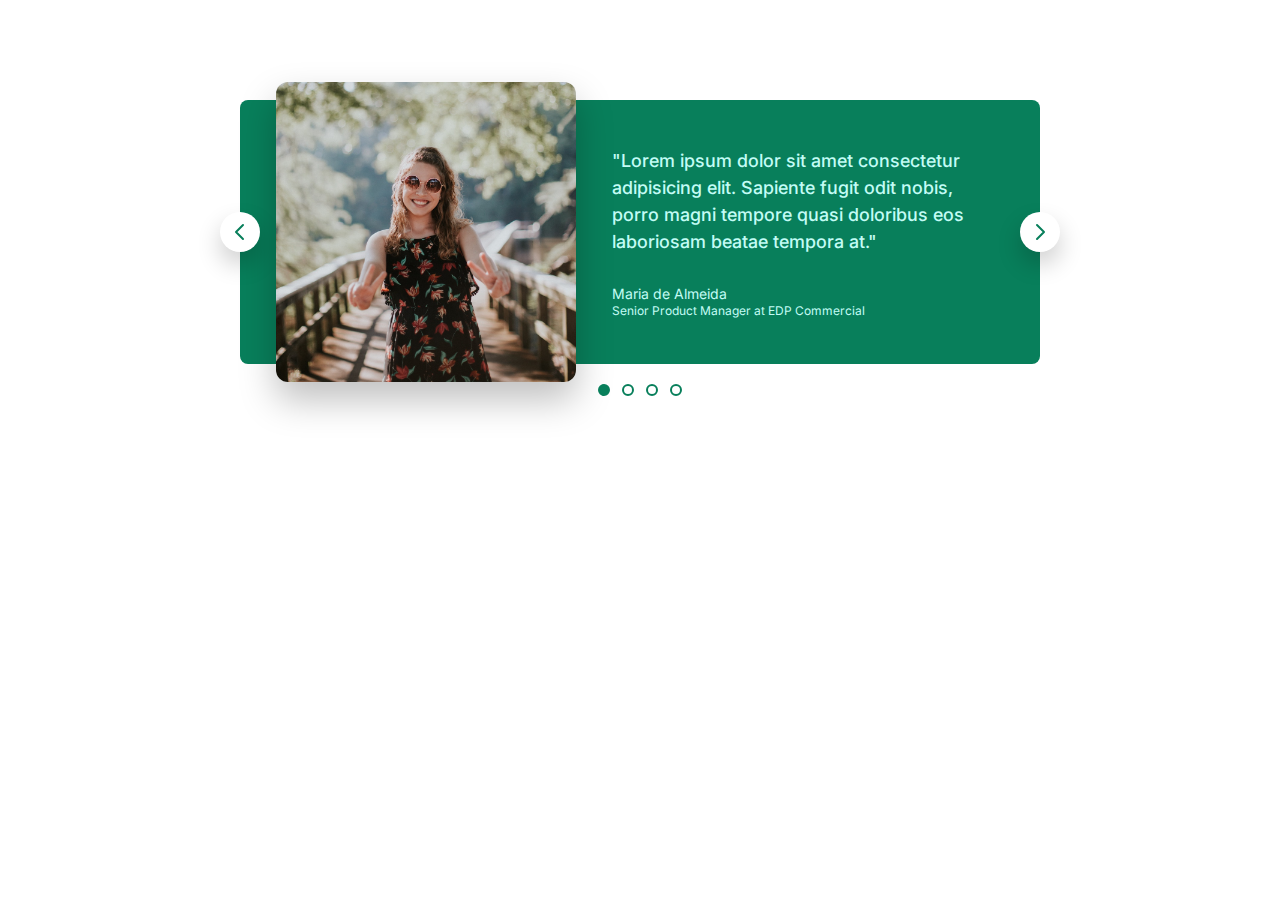
<file: 3-Components/02-carousel.html>
<!DOCTYPE html>
<html lang="en">
  <head>
    <meta charset="UTF-8" />
    <meta http-equiv="X-UA-Compatible" content="IE=edge" />
    <meta name="viewport" content="width=device-width, initial-scale=1.0" />
    <link
      href="https://fonts.googleapis.com/css2?family=Inter:wght@400;500;700&display=swap"
      rel="stylesheet"
    />

    <title>Document</title>
    <style>
      /*
      SPACING SYSTEM (px)
      2 / 4 / 8 / 12 / 16 / 24 / 32 / 48 / 64 / 80 / 96 / 128

      FONT SIZE SYSTEM (px)
      10 / 12 / 14 / 16 / 18 / 20 / 24 / 30 / 36 / 44 / 52 / 62 / 74 / 86 / 98
      */

      /*
      MAIN COLOR: #087f5b
      GREY COLOR: #343a40

      */
      * {
        margin: 0;
        padding: 0;
        box-sizing: border-box;
      }

      body {
        font-family: "Inter", sans-serif;
        color: #343a40;
        line-height: 1;
      }

      .carousel {
        width: 800px;
        margin: 100px auto;
        /* padding: 32px;
        padding-left: 86px;
        padding-right: 48px; */
        padding: 32px 48px 32px 86px;

        background-color: #087f5b;
        border-radius: 8px;
        position: relative;

        display: flex;
        align-items: center;
        gap: 86px;
      }

      img {
        height: 200px;
        border-radius: 8px;
        transform: scale(1.5);
        box-shadow: 0 12px 24px rgba(0, 0, 0, 0.25);
      }

      .testimonial-text {
        font-size: 18px;
        font-weight: 500;
        line-height: 1.5;
        margin-bottom: 32px;
        color: #c3fcf5;
      }

      .testimonial-author {
        font-size: 14px;
        margin-bottom: 4px;
        color: #c3fcf5;
      }

      .testimonial-job {
        font-size: 12px;
        color: #c3fcf5;
      }

      /* CONTROLS */
      .btn {
        background-color: #fff;
        border: none;
        height: 40px;
        width: 40px;
        border-radius: 50%;
        position: absolute;
        box-shadow: 0 12px 24px rgba(0, 0, 0, 0.2);
        cursor: pointer;

        display: flex;
        align-items: center;
        justify-content: center;
      }

      .btn--left {
        /* In relation to Parent Element */
        left: 0;
        top: 50%;

        /* In relation to Element Itself*/
        transform: translate(-50%, -50%);
      }

      .btn--right {
        right: 0;
        top: 50%;

        transform: translate(50%, -50%);
      }

      .btn-icon {
        stroke: #087f5b;
        height: 24px;
        width: 24px;
      }

      .dots {
        position: absolute;
        left: 50%;
        bottom: 0;
        transform: translate(-50%, 32px);

        display: flex;
        gap: 12px;
      }

      .dot {
        height: 12px;
        width: 12px;
        background-color: #fff;
        border: 2px solid #087f5b;
        border-radius: 50px;
        cursor: pointer;
      }

      .dot--fill {
        background-color: #087f5b;
      }
    </style>
  </head>
  <body>
    <div class="carousel">
      <img src="./maria.jpg" alt="Maria de Almeida" />
      <blockquote class="testimonial">
        <p class="testimonial-text">
          "Lorem ipsum dolor sit amet consectetur adipisicing elit. Sapiente
          fugit odit nobis, porro magni tempore quasi doloribus eos laboriosam
          beatae tempora at."
        </p>
        <p class="testimonial-author">Maria de Almeida</p>
        <p class="testimonial-job">Senior Product Manager at EDP Commercial</p>
      </blockquote>
      <button class="btn btn--left">
        <svg
          xmlns="http://www.w3.org/2000/svg"
          class="btn-icon"
          fill="none"
          viewBox="0 0 24 24"
          stroke="currentColor"
        >
          <path
            stroke-linecap="round"
            stroke-linejoin="round"
            stroke-width="2"
            d="M15 19l-7-7 7-7"
          />
        </svg>
      </button>
      <button class="btn btn--right">
        <svg
          xmlns="http://www.w3.org/2000/svg"
          class="btn-icon"
          fill="none"
          viewBox="0 0 24 24"
          stroke="currentColor"
        >
          <path
            stroke-linecap="round"
            stroke-linejoin="round"
            stroke-width="2"
            d="M9 5l7 7-7 7"
          />
        </svg>
      </button>
      <div class="dots">
        <button class="dot dot--fill">&nbsp;</button>
        <button class="dot">&nbsp;</button>
        <button class="dot">&nbsp;</button>
        <button class="dot">&nbsp;</button>
      </div>
    </div>
  </body>
</html>
</file>
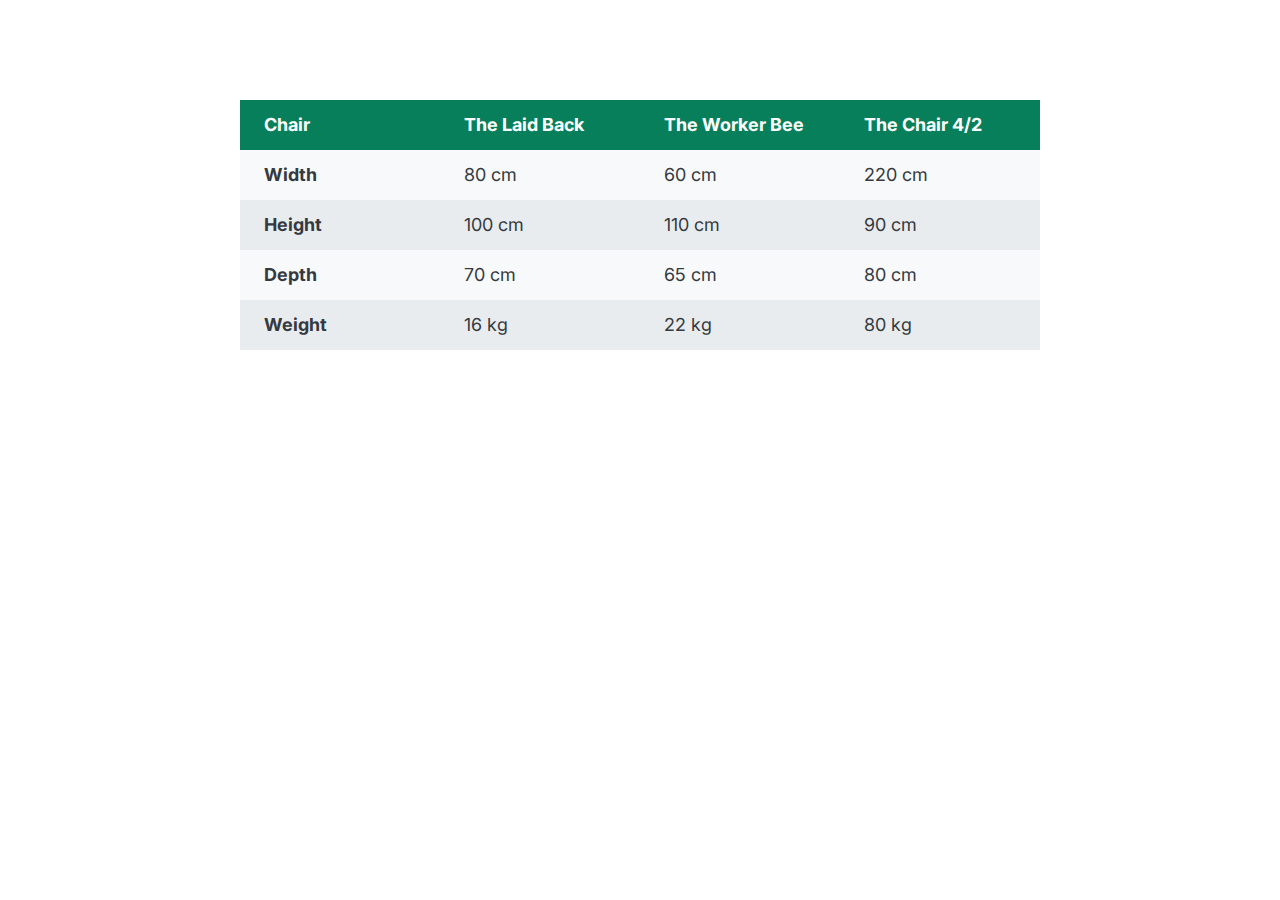
<file: 3-Components/03-table.html>
<!DOCTYPE html>
<html lang="en">
  <head>
    <meta charset="UTF-8" />
    <meta http-equiv="X-UA-Compatible" content="IE=edge" />
    <meta name="viewport" content="width=device-width, initial-scale=1.0" />
    <link
      href="https://fonts.googleapis.com/css2?family=Inter:wght@400;500;700&display=swap"
      rel="stylesheet"
    />

    <title>Document</title>
    <style>
      /*
      SPACING SYSTEM (px)
      2 / 4 / 8 / 12 / 16 / 24 / 32 / 48 / 64 / 80 / 96 / 128

      FONT SIZE SYSTEM (px)
      10 / 12 / 14 / 16 / 18 / 20 / 24 / 30 / 36 / 44 / 52 / 62 / 74 / 86 / 98
      */

      /*
      MAIN COLOR: #087f5b
      GREY COLOR: #343a40

      */
      * {
        margin: 0;
        padding: 0;
        box-sizing: border-box;
      }

      body {
        font-family: "Inter", sans-serif;
        color: #343a40;
        line-height: 1;

        display: flex;
        justify-content: center;
      }

      table {
        width: 800px;
        margin-top: 100px;
        font-size: 18px;
        /* border: 1px solid #343a40; */
        border-collapse: collapse;
      }

      th,
      td {
        /* border: 1px solid #343a40; */
        padding: 16px 24px;
        text-align: left;
      }

      thead tr {
        background-color: #087f5b;
        color: #fff;
      }

      thead th {
        width: 25%;
      }

      tbody tr:nth-child(odd) {
        background-color: #f8f9fa;
      }

      tbody tr:nth-child(even) {
        background-color: #e9ecef;
      }
    </style>
  </head>
  <body>
    <table>
      <thead>
        <tr>
          <th>Chair</th>
          <th>The Laid Back</th>
          <th>The Worker Bee</th>
          <th>The Chair 4/2</th>
        </tr>
      </thead>
      <tbody>
        <tr>
          <th>Width</th>
          <td>80 cm</td>
          <td>60 cm</td>
          <td>220 cm</td>
        </tr>
        <tr>
          <th>Height</th>
          <td>100 cm</td>
          <td>110 cm</td>
          <td>90 cm</td>
        </tr>
        <tr>
          <th>Depth</th>
          <td>70 cm</td>
          <td>65 cm</td>
          <td>80 cm</td>
        </tr>
        <tr>
          <th>Weight</th>
          <td>16 kg</td>
          <td>22 kg</td>
          <td>80 kg</td>
        </tr>
      </tbody>
    </table>
  </body>
</html>
</file>
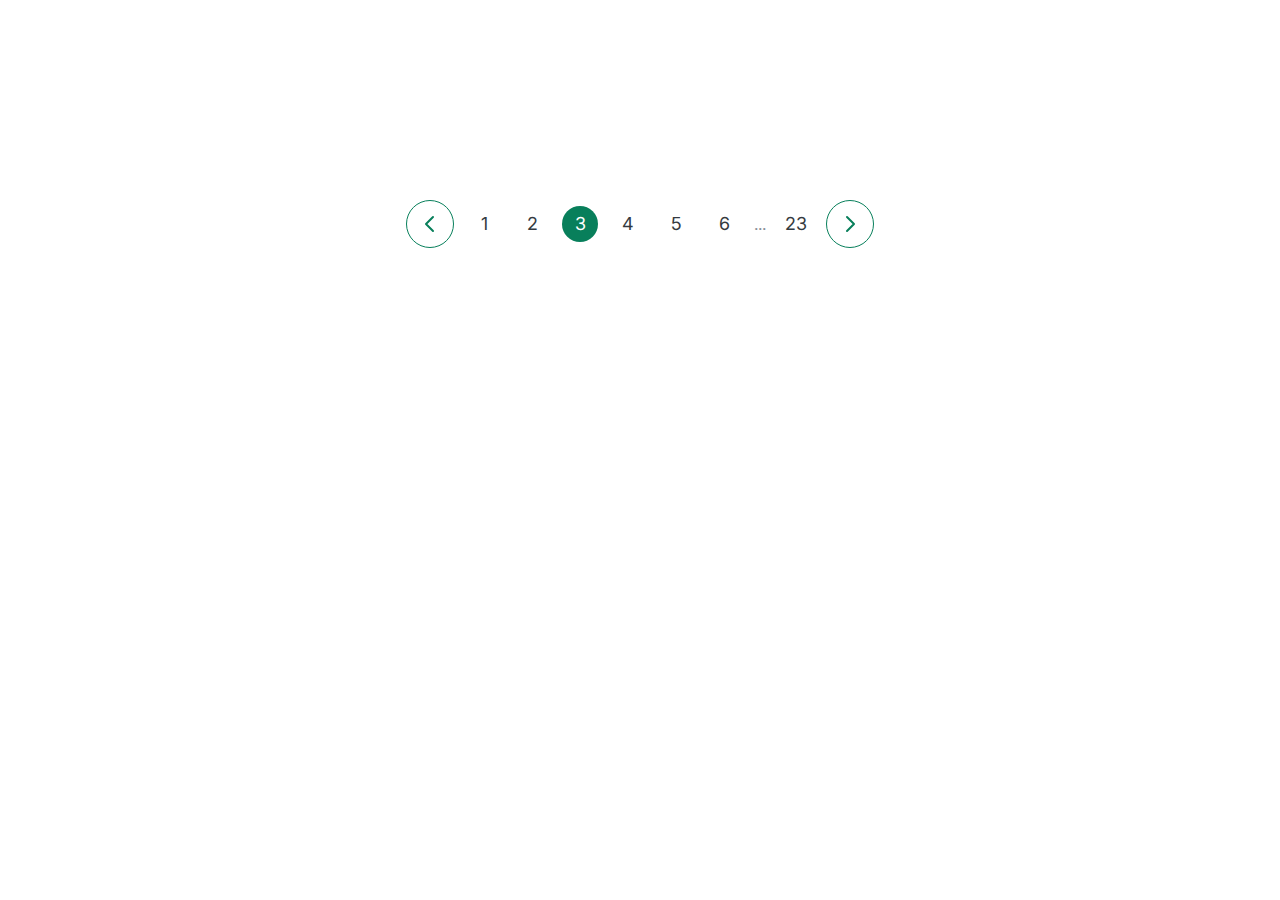
<file: 3-Components/04-pagination-challenge.html>
<!DOCTYPE html>
<html lang="en">
  <head>
    <meta charset="UTF-8" />
    <meta http-equiv="X-UA-Compatible" content="IE=edge" />
    <meta name="viewport" content="width=device-width, initial-scale=1.0" />
    <link
      href="https://fonts.googleapis.com/css2?family=Inter:wght@400;500;700&display=swap"
      rel="stylesheet"
    />

    <title>Document</title>
    <style>
      /*
      SPACING SYSTEM (px)
      2 / 4 / 8 / 12 / 16 / 24 / 32 / 48 / 64 / 80 / 96 / 128

      FONT SIZE SYSTEM (px)
      10 / 12 / 14 / 16 / 18 / 20 / 24 / 30 / 36 / 44 / 52 / 62 / 74 / 86 / 98
      */

      /*
      MAIN COLOR: #087f5b
      GREY COLOR: #343a40

      */
      * {
        margin: 0;
        padding: 0;
        box-sizing: border-box;
      }

      body {
        font-family: "Inter", sans-serif;
        color: #343a40;
        line-height: 1;

        display: flex;
        justify-content: center;
      }

      .pagination {
        display: flex;
        align-items: center;
        gap: 12px;

        margin-top: 200px;
      }

      .btn {
        border: 1px solid #087f5b;
        border-radius: 50%;
        height: 48px;
        width: 48px;
        border-radius: 50%;
        background: #fff;
        cursor: pointer;
        display: flex;
        justify-content: center;
        align-items: center;
      }

      .btn:hover {
        background-color: #087f5b;
      }

      .btn:hover .btn-icon {
        stroke: #fff;
      }

      .btn-icon {
        width: 24px;
        height: 24px;
        stroke: #087f5b;
      }

      .page:link,
      .page:visited {
        font-size: 18px;
        color: #343a40;
        text-decoration: none;
        width: 36px;
        height: 36px;
        border-radius: 50%;

        display: flex;
        justify-content: center;
        align-items: center;
      }

      .page:hover,
      .page:active,
      .page.current-page {
        color: #fff;
        background-color: #087f5b;
      }

      .dots {
        color: #868e96;
      }
    </style>
  </head>
  <body>
    <div class="pagination">
      <button class="btn">
        <svg
          xmlns="http://www.w3.org/2000/svg"
          class="btn-icon"
          fill="none"
          viewBox="0 0 24 24"
          stroke="currentColor"
        >
          <path
            stroke-linecap="round"
            stroke-linejoin="round"
            stroke-width="2"
            d="M15 19l-7-7 7-7"
          />
        </svg>
      </button>
      <a class="page" href="#">1</a>
      <a class="page" href="#">2</a>
      <a class="page current-page" href="#">3</a>
      <a class="page" href="#">4</a>
      <a class="page" href="#">5</a>
      <a class="page" href="#">6</a>
      <span class="dots">...</span>
      <a class="page" href="#">23</a>
      <button class="btn">
        <svg
          xmlns="http://www.w3.org/2000/svg"
          class="btn-icon"
          fill="none"
          viewBox="0 0 24 24"
          stroke="currentColor"
        >
          <path
            stroke-linecap="round"
            stroke-linejoin="round"
            stroke-width="2"
            d="M9 5l7 7-7 7"
          />
        </svg>
      </button>
    </div>
  </body>
</html>
</file>
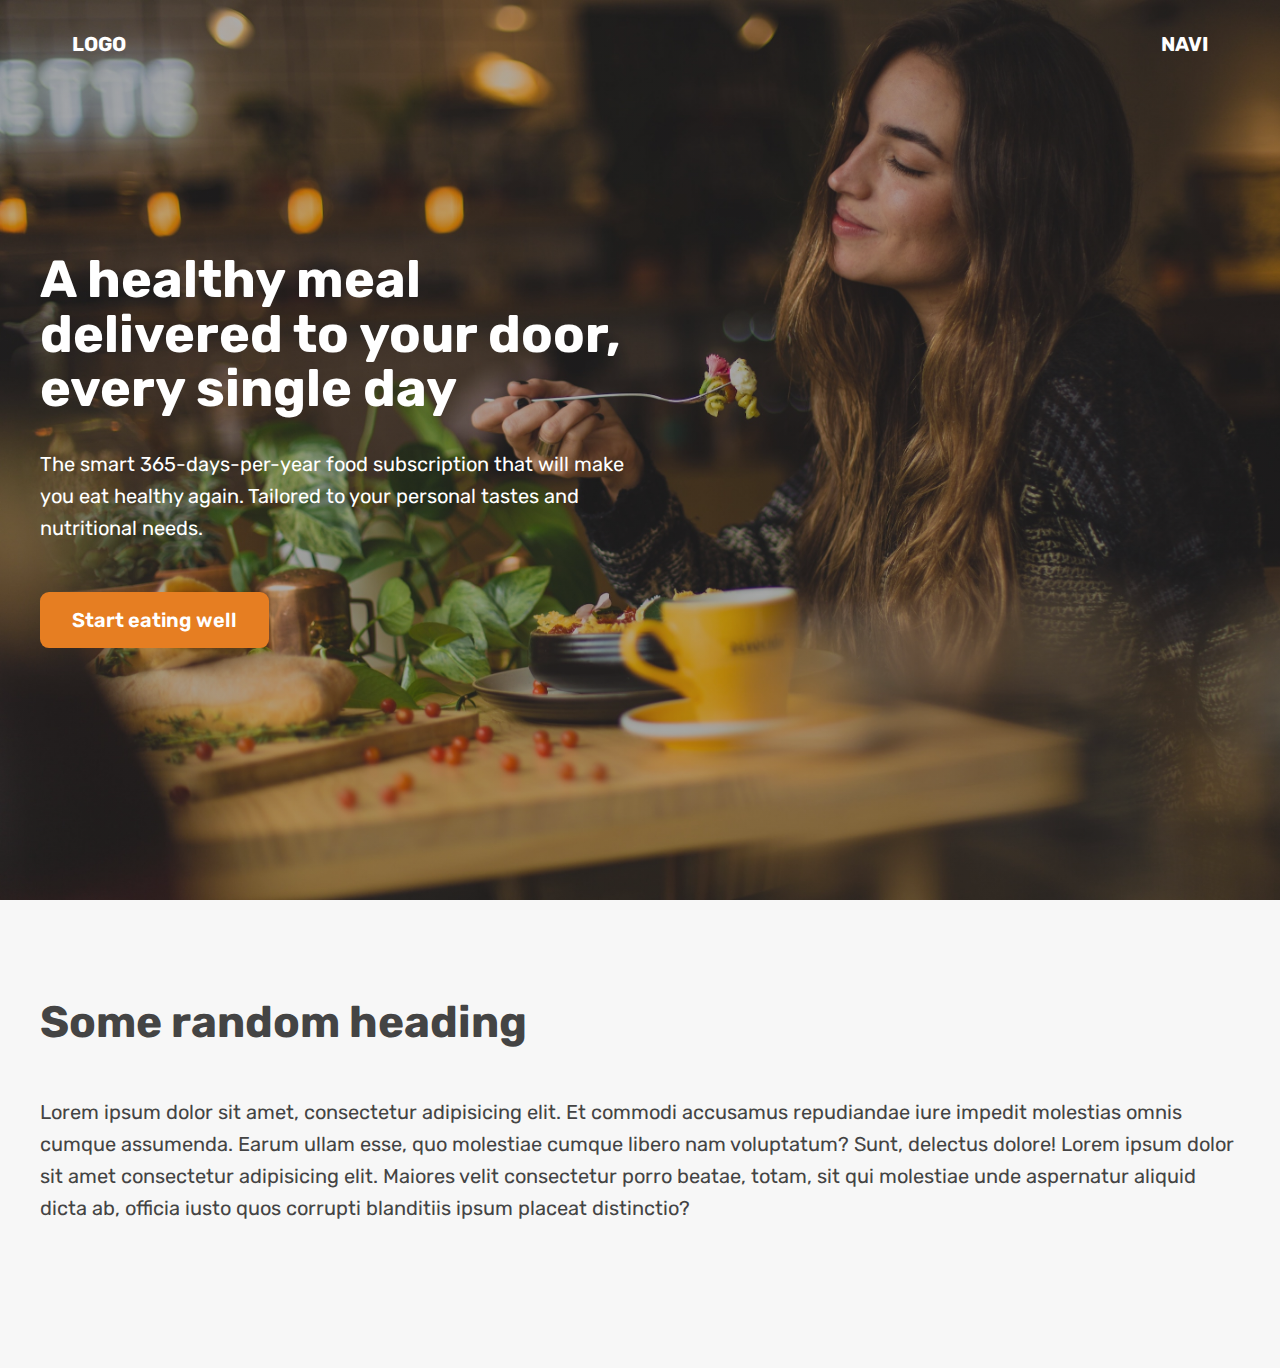
<file: 3-Components/05-hero.html>
<!DOCTYPE html>
<html lang="en">
  <head>
    <meta charset="UTF-8" />
    <meta http-equiv="X-UA-Compatible" content="IE=edge" />
    <meta name="viewport" content="width=device-width, initial-scale=1.0" />
    <title>Omnifood Header</title>
    <link rel="preconnect" href="https://fonts.googleapis.com" />
    <link rel="preconnect" href="https://fonts.gstatic.com" crossorigin />
    <link
      href="https://fonts.googleapis.com/css2?family=Rubik:wght@400;600;700&display=swap"
      rel="stylesheet"
    />

    <style>
      * {
        margin: 0;
        padding: 0;
        box-sizing: border-box;
      }

      html {
        font-family: "Rubik", sans-serif;
        color: #444;
      }

      .container {
        margin: 0 auto;
        width: 1200px;
      }

      header {
        /* background-color: orangered; */
        height: 100vh;
        position: relative;

        background-image: linear-gradient(
            rgba(34, 34, 34, 0.3),
            rgba(34, 34, 34, 0.3)
          ),
          url(hero.jpg);
        background-size: cover;
        color: #fff;
      }

      nav {
        font-size: 20px;
        font-weight: 700;
        display: flex;
        justify-content: space-between;
        padding: 32px;
        /* background-image: linear-gradient(to right, red, blue); */

        /* background-color: green; */
      }

      .header-container {
        width: 1200px;
        position: absolute;

        /* In relation with parent element */
        left: 50%;
        top: 50%;

        /* In relation with element itself */
        transform: translate(-50%, -50%);

        /* background-color: violet; */
      }

      .header-container-inner {
        width: 50%;
        /* background-color: blue; */
      }

      h1 {
        font-size: 52px;
        margin-bottom: 32px;
        line-height: 1.05;
      }

      p {
        font-size: 20px;
        line-height: 1.6;
        margin-bottom: 48px;
      }

      .btn:link,
      .btn:visited {
        font-size: 20px;
        font-weight: 600;
        background-color: #e67e22;
        color: #fff;
        text-decoration: none;
        display: inline-block;
        padding: 16px 32px;
        border-radius: 9px;
      }

      h2 {
        font-size: 44px;
        margin-bottom: 48px;
      }

      section {
        padding: 96px 0;
        background-color: #f7f7f7;
      }
    </style>
  </head>
  <body>
    <header>
      <nav class="container">
        <div>LOGO</div>
        <div>NAVI</div>
      </nav>

      <div class="header-container">
        <div class="header-container-inner">
          <h1>A healthy meal delivered to your door, every single day</h1>
          <p>
            The smart 365-days-per-year food subscription that will make you eat
            healthy again. Tailored to your personal tastes and nutritional
            needs.
          </p>
          <a class="btn" href="">Start eating well</a>
        </div>
      </div>
    </header>

    <section>
      <div class="container">
        <h2>Some random heading</h2>
        <p>
          Lorem ipsum dolor sit amet, consectetur adipisicing elit. Et commodi
          accusamus repudiandae iure impedit molestias omnis cumque assumenda.
          Earum ullam esse, quo molestiae cumque libero nam voluptatum? Sunt,
          delectus dolore! Lorem ipsum dolor sit amet consectetur adipisicing
          elit. Maiores velit consectetur porro beatae, totam, sit qui molestiae
          unde aspernatur aliquid dicta ab, officia iusto quos corrupti
          blanditiis ipsum placeat distinctio?
        </p>
      </div>
    </section>
  </body>
</html>
</file>
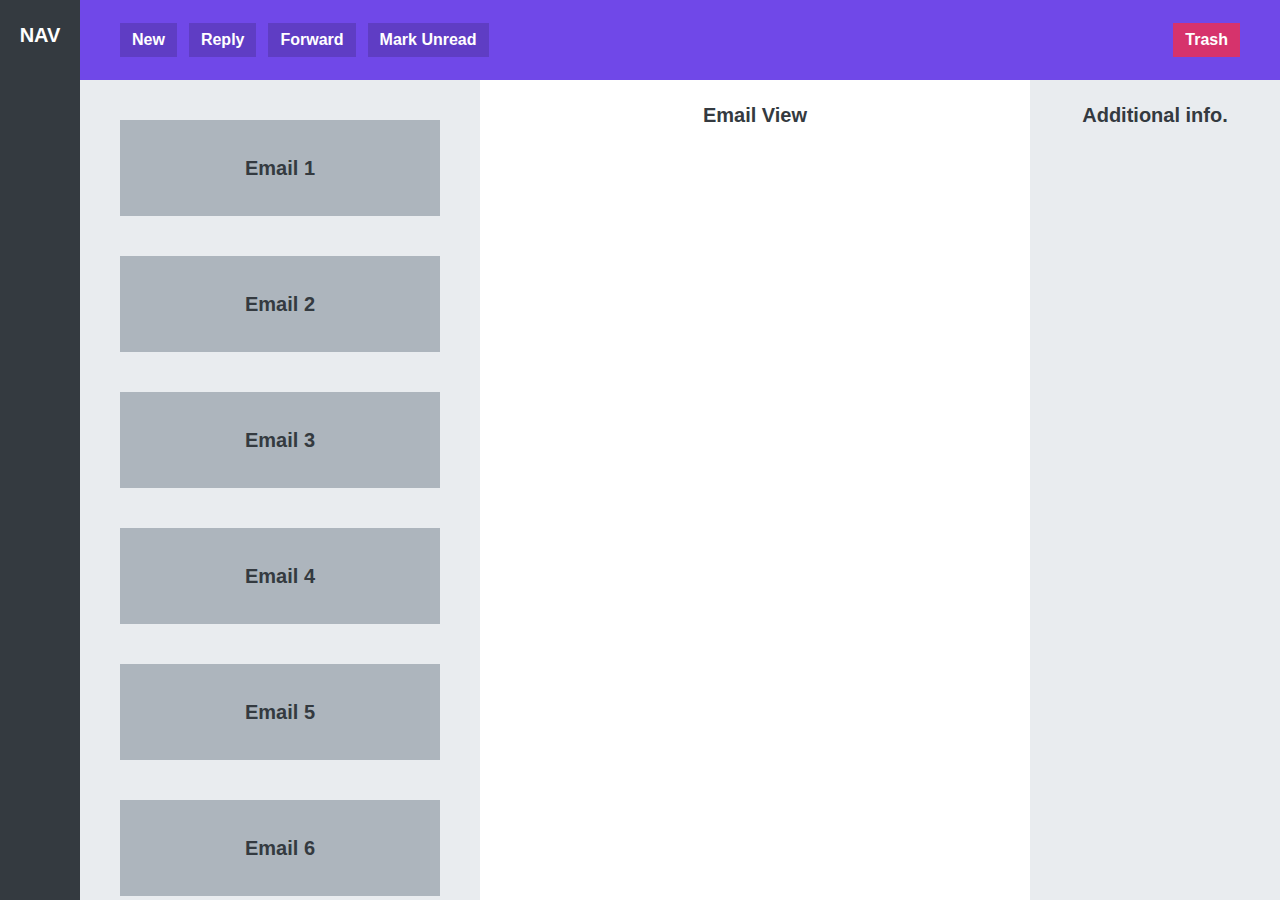
<file: 3-Components/06-app-layout.html>
<!DOCTYPE html>
<html lang="en">
  <head>
    <meta charset="UTF-8" />
    <meta http-equiv="X-UA-Compatible" content="IE=edge" />
    <meta name="viewport" content="width=device-width, initial-scale=1.0" />
    <title>App Layout</title>
    <style>
      * {
        margin: 0;
        padding: 0;
        box-sizing: border-box;
      }

      body {
        font-family: sans-serif;
        color: #343a40;
        font-size: 20px;
        height: 100vh;
        text-align: center;
        font-weight: bold;

        display: grid;
        grid-template-columns: 80px 400px 1fr 250px;
        grid-template-rows: 80px 1fr;
      }

      nav,
      main,
      aside,
      section {
        padding-top: 24px;
      }

      nav {
        background-color: #343a40;
        color: white;
        grid-row: 1 / -1;
      }

      menu {
        background-color: #7048e8;
        grid-column: 2 / -1;

        display: flex;
        align-items: center;
        gap: 12px;
        padding: 0 40px;
      }

      button {
        display: inline-block;
        font-size: 16px;
        font-weight: bold;
        background-color: #5f3dc4;
        border: none;
        cursor: pointer;
        color: #fff;
        padding: 8px 12px;
      }

      button:last-child {
        background-color: #d6336c;
        margin-left: auto;
      }

      section {
        background-color: #e9ecef;
        padding: 40px;

        /* How elements that don't fit into container appear */
        overflow: scroll;

        display: flex;
        flex-direction: column;
        gap: 40px;
      }

      .email {
        background-color: #adb5bd;
        height: 96px;
        flex-shrink: 0;

        display: flex;
        justify-content: center;
        align-items: center;
      }

      aside {
        background-color: #e9ecef;
      }
    </style>
  </head>
  <body>
    <nav>NAV</nav>
    <menu>
      <button>New</button>
      <button>Reply</button>
      <button>Forward</button>
      <button>Mark Unread</button>
      <button>Trash</button>
    </menu>
    <section>
      <div class="email">Email 1</div>
      <div class="email">Email 2</div>
      <div class="email">Email 3</div>
      <div class="email">Email 4</div>
      <div class="email">Email 5</div>
      <div class="email">Email 6</div>
      <div class="email">Email 7</div>
      <div class="email">Email 8</div>
      <div class="email">Email 9</div>
      <div class="email">Email 10</div>
    </section>
    <main>Email View</main>
    <aside>Additional info.</aside>
  </body>
</html>
</file>
<file: 1-HTML-CSS-Project-Fundamentals/style.css>
* {
  /* border: 10px solid #1098ad */
  margin: 0;
  padding: 0;
  box-sizing: border-box;
}

/* PAGE SECTION */
body {
  font-family: sans-serif;
  color: #444;
  border-top: 10px solid #1098ad;
  position: relative;
}

.container {
  width: 1200px;
  /* margin-left: auto;
  margin-right: auto; */
  margin: 0 auto;
  /* position: relative; */
}

.main-header {
  background-color: #f7f7f7;
  /* padding: 20px;
  padding-left: 40px;
  padding-right: 40px; */
  padding: 20px 40px;
  /* margin-bottom: 60px; */
  /* height: 80px; */
}

nav {
  font-size: 18px;
  text-align: center;
}

article {
  /* margin-bottom: 60px; */
}

.post-header {
  margin-bottom: 40px;
  /* position: relative; */
}

aside {
  background-color: #f7f7f7;
  border-top: 5px solid #1098ad;
  border-bottom: 5px solid #1098ad;
  padding: 50px 40px;
}

/* SMALLER ELEMENTS */
h1,
h2,
h3 {
  color: #1098ad;
}

h1 {
  font-size: 26px;
  text-transform: uppercase;
  font-style: italic;
}

h2 {
  font-size: 40px;
  margin-bottom: 30px;
}

h3 {
  font-size: 30px;
  margin-bottom: 20px;
  margin-top: 40px;
}

h4 {
  font-size: 22px;
  text-transform: uppercase;
  text-align: center;
  margin-bottom: 30px;
}

p {
  font-size: 22px;
  line-height: 1.5;
  margin-bottom: 15px;
  /* display: inline; */
}

ul,
ol {
  margin-left: 50px;
  margin-bottom: 20px;
}

li {
  font-size: 20px;
  margin-bottom: 10px;
  /* display: inline; */
}

li:last-child {
  margin-bottom: 0;
}

/* footer p {
  font-size: 16px;
}*/

/* article header p {
  font-style: italic;
} */

#author {
  font-style: italic;
  font-size: 18px;
}

#copyright {
  font-size: 16px;
}

.related-author {
  font-size: 18px;
  font-weight: bold;
}

/* ul {
  list-style: none;
} */

.related {
  list-style: none;
  margin-left: 0;
}

body {
  /* background-color: orangered; */
}

/* .first-li {
  font-weight: bold;
} */

li:first-child {
  font-weight: bold;
}

li:last-child {
  font-style: italic;
}

li:nth-child(even) {
  /* text-decoration: underline; */
}

/* Misconception: it won't work */
article p:first-child {
  color: red;
}

/* Styling links */
a:link {
  color: #1098ad;
  text-decoration: none;
}

a:visited {
  color: #1098ad;
}

a:hover {
  color: orangered;
  font-weight: bold;
  text-decoration: underline orangered;
}

a:active {
  background-color: black;
  font-style: italic;
}

/* LVHA */

.post-img {
  width: 100%;
  height: auto;
}

nav a:link {
  /* background-color: orangered;
  margin: 20px;
  padding: 20px;
  display: block; */

  margin-right: 30px;
  display: inline-block;
}

nav a:link:last-child {
  margin-right: 0;
}

button {
  font-size: 22px;
  padding: 20px;
  cursor: pointer;

  position: absolute;
  /* bottom: 50px;
  right: 50px; */

  bottom: 50px;
  right: 50px;
}

h1::first-letter {
  font-style: normal;
  margin-right: 5px;
}

h3 + p::first-line {
  /* color: red; */
}

h2 {
  /* background-color: orangered; */
  position: relative;
}

h2::after {
  content: "TOP";
  background-color: #ffe70e;
  color: #444;
  font-size: 16px;
  font-weight: bold;
  display: inline-block;
  padding: 5px 10px;
  position: absolute;
  top: -10px;
  right: -25px;
}
/* Conflicting elements */
/* #copyright {
  color: red;
}

.copyright {
  color: blue;
}

.text {
  color: yellow;
}

footer p {
  color: green !important;
} */

/* nav a:link,
nav p {
  font-size: 18px;
} */

/* FLOATS */
/* .author-img {
  float: left;
  margin-bottom: 20px;
}

.author {
  float: left;
  margin-top: 10px;
  margin-left: 20px;
}

h1 {
  float: left;
}

nav {
  float: right;
}

.clear {
  clear: both;
}

.clearfix::after {
  content: "";
  clear: both;
  display: block;
}

article {
  width: 825px;
  float: left;
}

aside {
  width: 300px;
  float: right;
}

footer {
  clear: both;
} 
*/

/* FLEXBOX */
.main-header {
  display: flex;
  align-items: center;
  justify-content: space-between;
}

.author-box {
  display: flex;
  align-items: center;
  margin-bottom: 15px;
}

#author {
  margin-bottom: 0;
  margin-left: 15px;
}

.related-post {
  display: flex;
  align-items: center;
  gap: 20px;
  margin-bottom: 30px;
}

.related-link:link {
  font-size: 17px;
  font-weight: bold;
  font-style: normal;
  margin-bottom: 5px;
  display: block;
}

.related-author {
  margin-bottom: 0;
  font-size: 14px;
  font-weight: normal;
  font-style: italic;
}

/* FLEXBOX LAYOUT */
/* .row {
  display: flex;
  align-items: flex-start;
  gap: 75px;
  margin-bottom: 60px;
}

article {
  flex: 1;
  margin-bottom: 0;
}

aside {
  DEFAULTS:
  flex-grow: 0;
  flex-shrink: 1;
  flex-basis: auto;
  flex: 0 0 300px;
} */

/* CSS GRID CONTAINER */
.container {
  display: grid;
  grid-template-columns: 1fr 300px;
  column-gap: 75px;
  row-gap: 60px;
  /* align-items: start; */
}

.main-header {
  grid-column: 1 / -1;
}

article {
}

aside {
  align-self: start;
}

footer {
  grid-column: 1 / -1;
}
</file>
<file: 2-Design/style.css>
/*
SPACING SYSTEM (px)
2 / 4 / 8 / 12 / 16 / 24 / 32 / 48 / 64 / 80 / 96 / 128

FONT SIZE SYSTEM (px)
10 / 12 / 14 / 16 / 18 / 20 / 24 / 30 / 36 / 44 / 52 / 62 / 74 / 86 / 98
*/

/* 
MAIN COLOR: #087f5b
GREY COLOR: #343a40
*/

* {
  margin: 0;
  padding: 0;
  box-sizing: border-box;
}

/* ------------------------ */
/* GENERAL STYLES */
/* ------------------------ */
body {
  font-family: "Inter", sans-serif;
  color: #343a40;
  border-bottom: 8px solid #087f5b;
}

.container {
  width: 960px;
  margin: 0 auto;
}

header,
section {
  margin-bottom: 96px;
}

h2 {
  margin-bottom: 48px;
  font-size: 36px;
  letter-spacing: -0.5px;
  /* 24 / 30 / 36 */
}

.grid-3-cols {
  display: grid;
  grid-template-columns: repeat(3, 1fr);
  column-gap: 80px;
}

.btn:link,
.btn:visited {
  background-color: #087f5b;
  color: #fff;
  text-decoration: none;
  text-transform: uppercase;
  font-weight: 500;

  display: inline-block;
  border-radius: 100px;
}

.btn:hover,
.btn:active {
  background-color: #099268;
}

.btn--big {
  font-size: 18px;
  padding: 16px 32px;
}

.btn--small {
  font-size: 14px;
  padding: 8px 12px;
}

img {
  border-radius: 12px;
}

/* ------------------------ */
/* COMPONENT STYLES */
/* ------------------------ */

/* HEADER */
header {
  display: grid;
  grid-template-columns: repeat(2, 1fr);
  column-gap: 80px;
  margin-top: 64px;
}

.header-text-box {
  align-self: center;
}

h1 {
  margin-bottom: 32px;
  font-size: 44px;
  line-height: 1.1;
  letter-spacing: -1px;
  /* / 44 / 52 / 62 / */
  /* text-shadow: 0 5px 5px rgba(0, 0, 0, 0.2); */
}

.header-text {
  margin-bottom: 24px;
  font-size: 18px;
  line-height: 1.7;
}

img {
  width: 100%;
}

/* FEATURES */
.features-icon {
  stroke: #087f5b;
  width: 32px;
  height: 32px;
  margin-bottom: 24px;
}

.features-title {
  margin-bottom: 16px;
  font-size: 20px;
}

.features-text {
  font-size: 18px;
  line-height: 1.7;
}

/* TESTIMONIAL */
.testimonial-section {
  background-color: #087f5b;
  color: #fff;
  padding: 24px;
  border-radius: 12px;
}

.testimonial-box {
  grid-column: 2 / -1;
  align-self: center;
}

.testimonial-box h2 {
  margin-bottom: 24px;
  /* 20 / 24 / 30  */
  font-size: 24px;
}

.testimonial-text {
  font-style: italic;
  margin-bottom: 24px;
  font-size: 18px;
  line-height: 1.7;
  color: #e6fcf5;
}

.testimonial-author {
  color: #c3fae8;
}
/* CHAIRS */

.chair {
  box-shadow: 0 20px 30px 0 rgba(0, 0, 0, 0.07);
  border-radius: 12px;
}

.chair img {
  border-bottom-left-radius: 0;
  border-bottom-right-radius: 0;
}

.chair-box {
  padding: 32px;
}

h3 {
  margin-bottom: 24px;
  font-size: 20px;
}

.chair-details {
  list-style: none;
  margin-bottom: 48px;
}

.chair-details li {
  display: flex;
  align-items: center;
  gap: 12px;
  margin-bottom: 16px;
}

.chair-details li:last-child {
  margin-bottom: 0;
}

.chair-icon {
  stroke: #087f5b;
  width: 24px;
  height: 24px;
}

.chair-price {
  display: flex;
  justify-content: space-between;
  font-size: 20px;
  align-items: center;
}

footer {
  margin-bottom: 48px;
  font-size: 12px;
  color: #495057;
}
</file>
<file: 1-HTML-CSS-Project-Fundamentals/html-css-challenge/style/style.css>
* {
  margin: 0;
  padding: 0;
  box-sizing: border-box;
}

body {
  font-family: sans-serif;
  line-height: 1.4;
}

.product-img {
  /* margin-right: 4px; */
}

/* PRODUCT */
.product {
  border: 4px solid black;
  width: 825px;
  margin: 50px auto;
  position: relative;

  display: grid;
  grid-template-columns: 250px 1fr 1fr;
  column-gap: 40px;
  align-items: center;
}

.product-title {
  text-align: center;
  font-size: 22px;
  text-transform: uppercase;
  background-color: #f7f7f7;
  padding: 15px;
  grid-column: 1 / -1;
}

/* PRODUCT INFORMATION */
.product-info {
  /*  (825 - 8 - 250 - 80) / 2  */
  /* margin-right: 40px;
  margin-top: 20px; */
  flex: 1;
}

.product-price {
  display: flex;
  justify-content: space-between;
  align-items: center;
  margin-bottom: 20px;
}

.price {
  font-size: 24px;
}

.shipping {
  font-size: 12px;
  text-transform: uppercase;
  font-weight: bold;
  color: #777;
}

.sale {
  background-color: #ec2f2f;
  color: #fff;
  font-size: 12px;
  text-transform: uppercase;
  font-weight: bold;
  letter-spacing: 2px;
  padding: 7px 15px;
  display: inline-block;
  position: absolute;
  top: -17px;
  left: -38px;

  /*   width: 40px;
  text-align: center; */
}

.product-description {
  margin-bottom: 10px;
}

.more-info:link,
.more-info:visited {
  color: black;
  margin-bottom: 30px;
  display: inline-block;
}

.more-info:hover,
.more-info:active {
  text-decoration: none;
}

.product-colors {
  display: flex;
  gap: 10px;
}
.color {
  background-color: #000;
  height: 22px;
  width: 22px;
}

.color-blue {
  background-color: #2f6ee2;
}
.color-red {
  background-color: #ec2f2f;
}
.color-yellow {
  background-color: #f0bf1e;
}
.color-green {
  background-color: #90cc20;
}
.color-brown {
  background-color: #885214;
}

/* PRODUCT DETAILS */
.product-details {
  /* width: 243px; */
  /* margin-top: 20px; */
  flex: 1;
}

.details-title {
  text-transform: uppercase;
  font-size: 16px;
  margin-bottom: 15px;
}

.details-list {
  list-style: square;
  margin-left: 20px;
}

.details-list li {
  margin-bottom: 10px;
}

/* BUTTON */
.add-cart {
  background-color: #000;
  border: none;
  color: #fff;
  font-size: 20px;
  text-transform: uppercase;
  cursor: pointer;
  padding: 15px;
  width: 100%;
  border-top: 4px solid black;
  grid-column: 1 / -1;
}

.add-cart:hover {
  color: #000;
  background-color: #fff;
}

/* CSS GRID FORMATTING */
</file>
